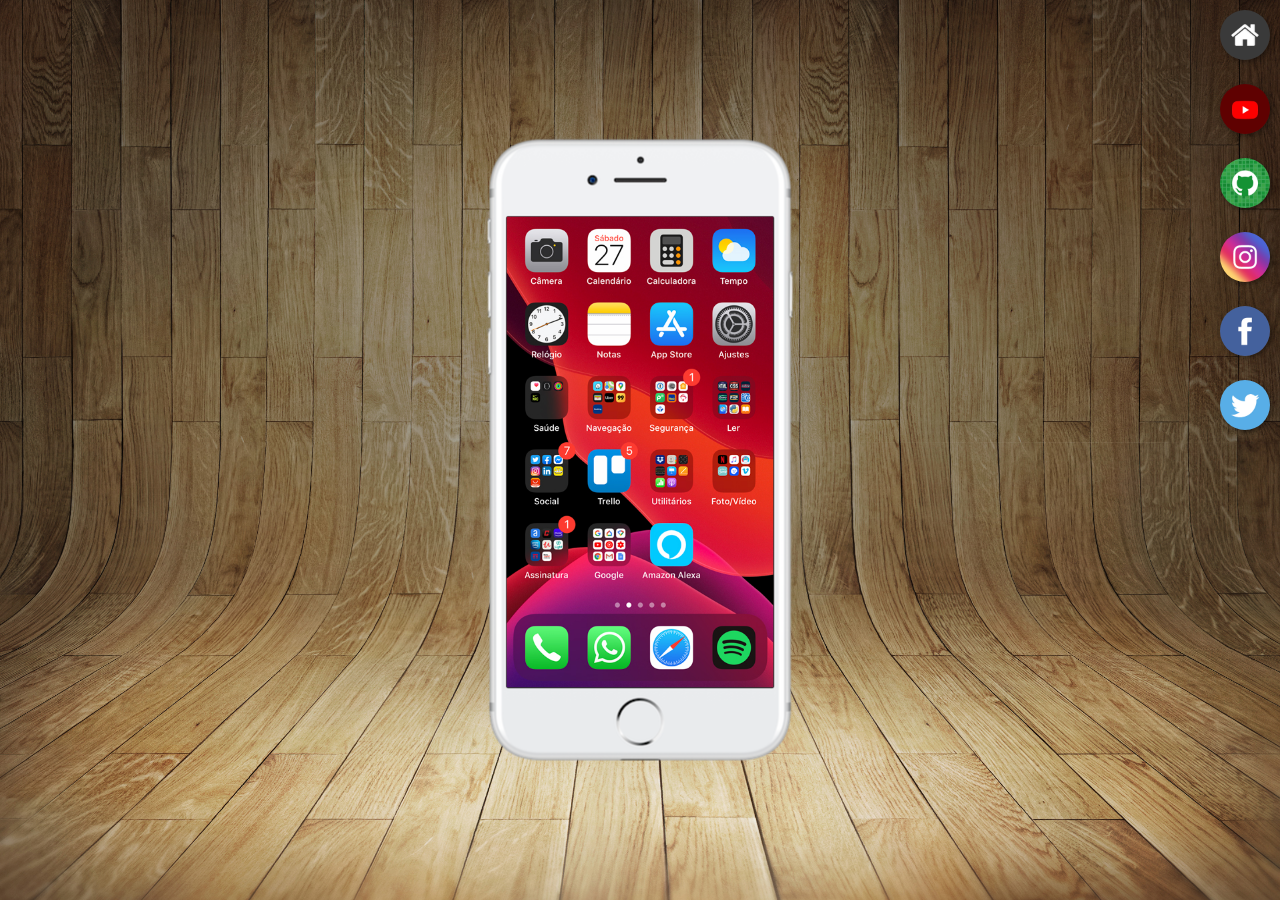
<file: index.html>
<!DOCTYPE html>
<html lang="pt-br">
<head>
    <meta charset="UTF-8">
    <meta name="viewport" content="width=device-width, initial-scale=1.0">
    <title>Projeto Redes Sociais</title>
    <link rel="shortcut icon" href="favicon.ico" type="image/x-icon">
    <link rel="stylesheet" href="estilos/style.css">
</head>
<body>
    <main>
        <section id="telefone">
            <iframe src="home.html" name="tela" id="tela" frameborder="0">
                Seu navegador não é compatível com isso.
            </iframe>
        </section>
        <section id="redes-sociais">
            <a href="home.html" target="tela"><img src="imagens/logo-home.jpg" alt="Home"></a> <br>
            <a href="youtube.html" target="tela"><img src="imagens/logo-youtube.jpg" alt="Youtube"></a> <br>
            <a href="github.html" target="tela"><img src="imagens/logo-github.jpg" alt="GitHub"></a> <br>
            <a href="instagram.html" target="tela"><img src="imagens/logo-instagram.jpg" alt="Instagram"></a> <br>
            <a href="facebook.html" target="tela"><img src="imagens/logo-facebook.jpg" alt="Facebook"></a> <br>
            <a href="twitter.html" target="tela"><img src="imagens/logo-twitter.jpg" alt="Twitter"></a>
        </section>
    </main>
</body>
</html>
</file>
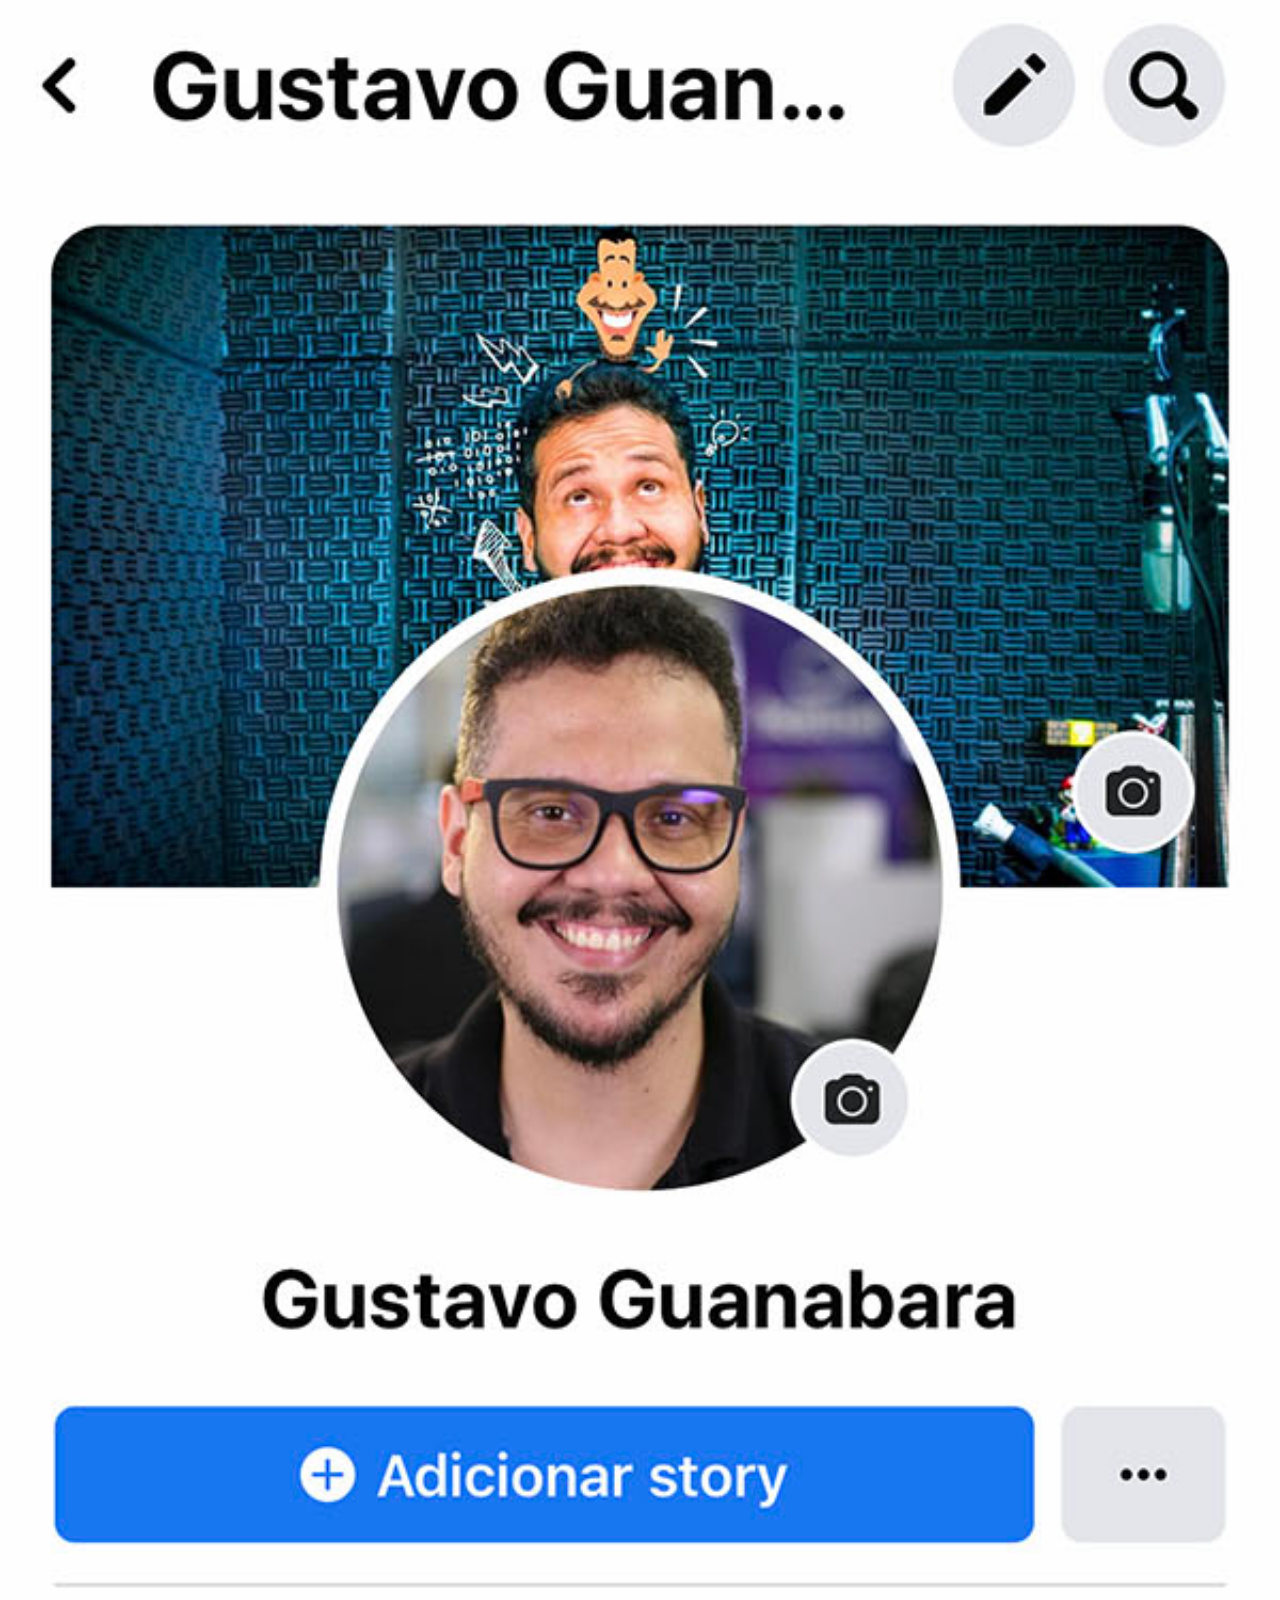
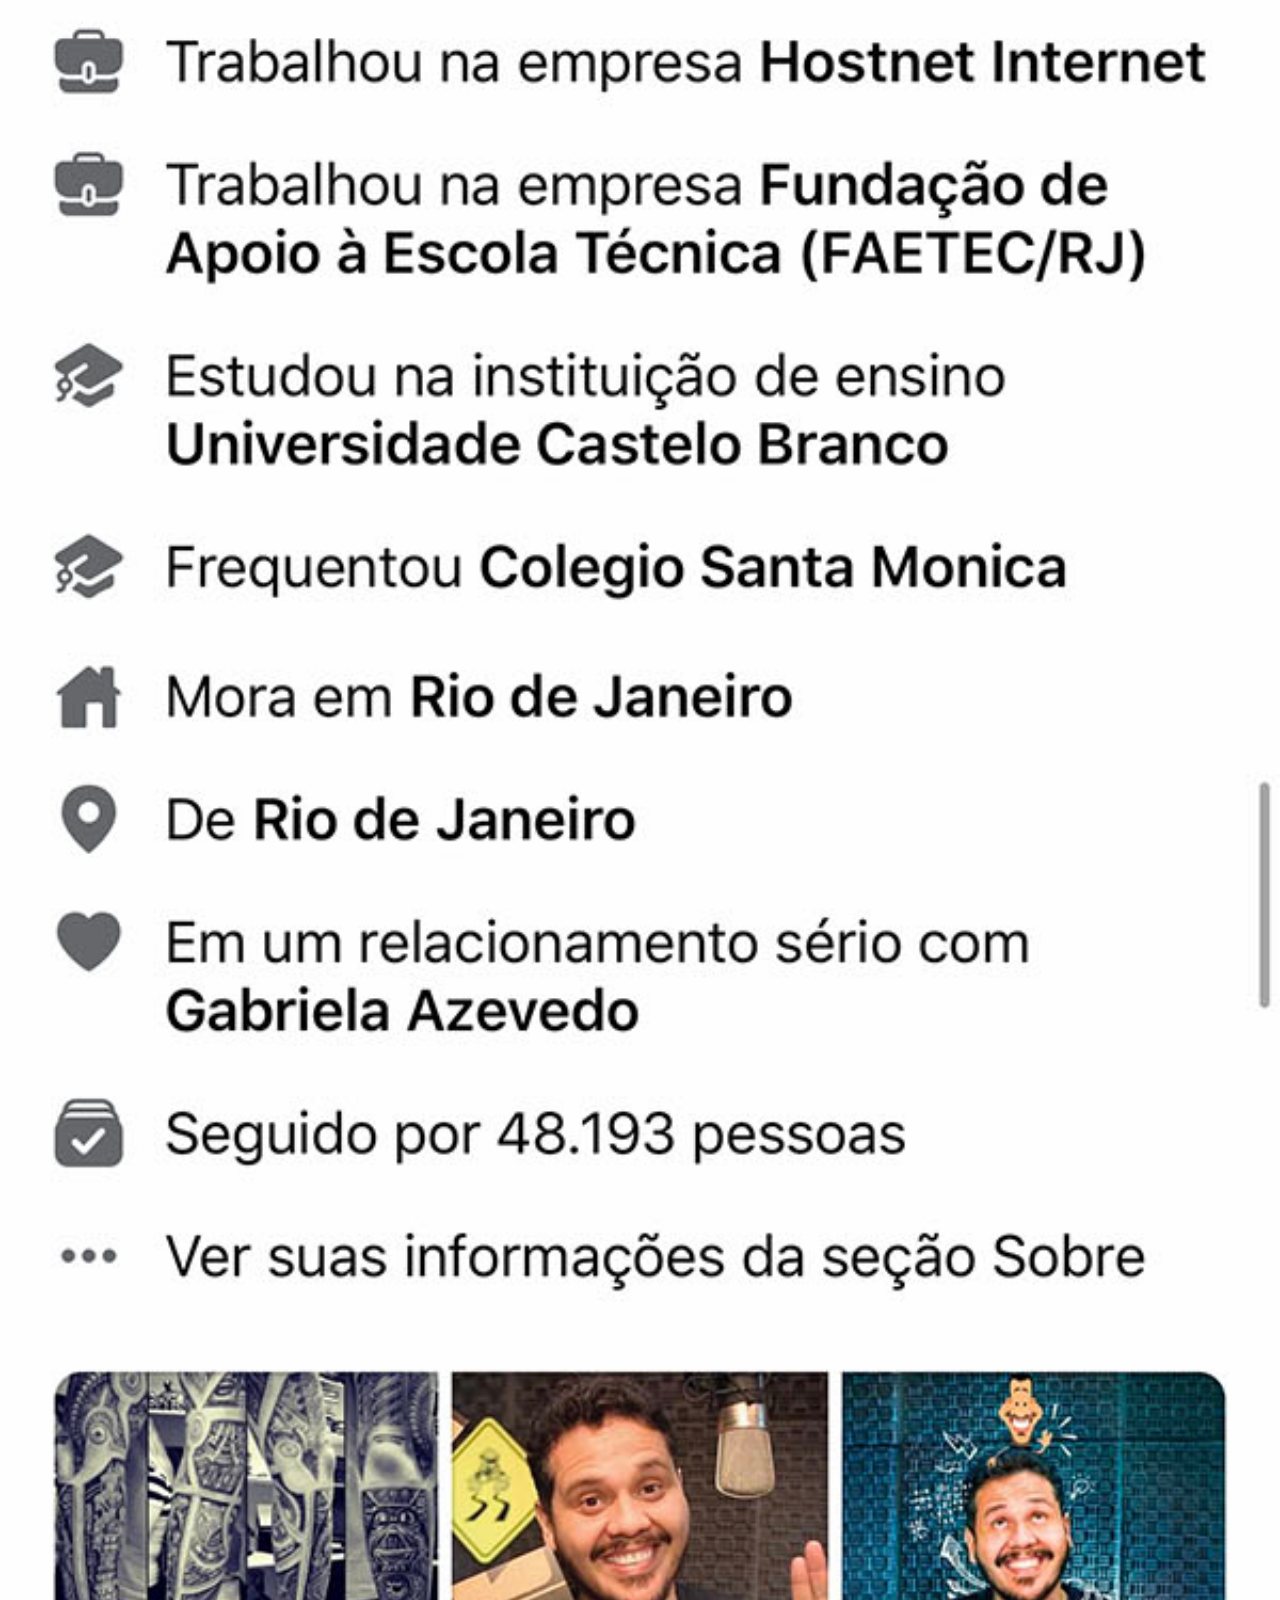
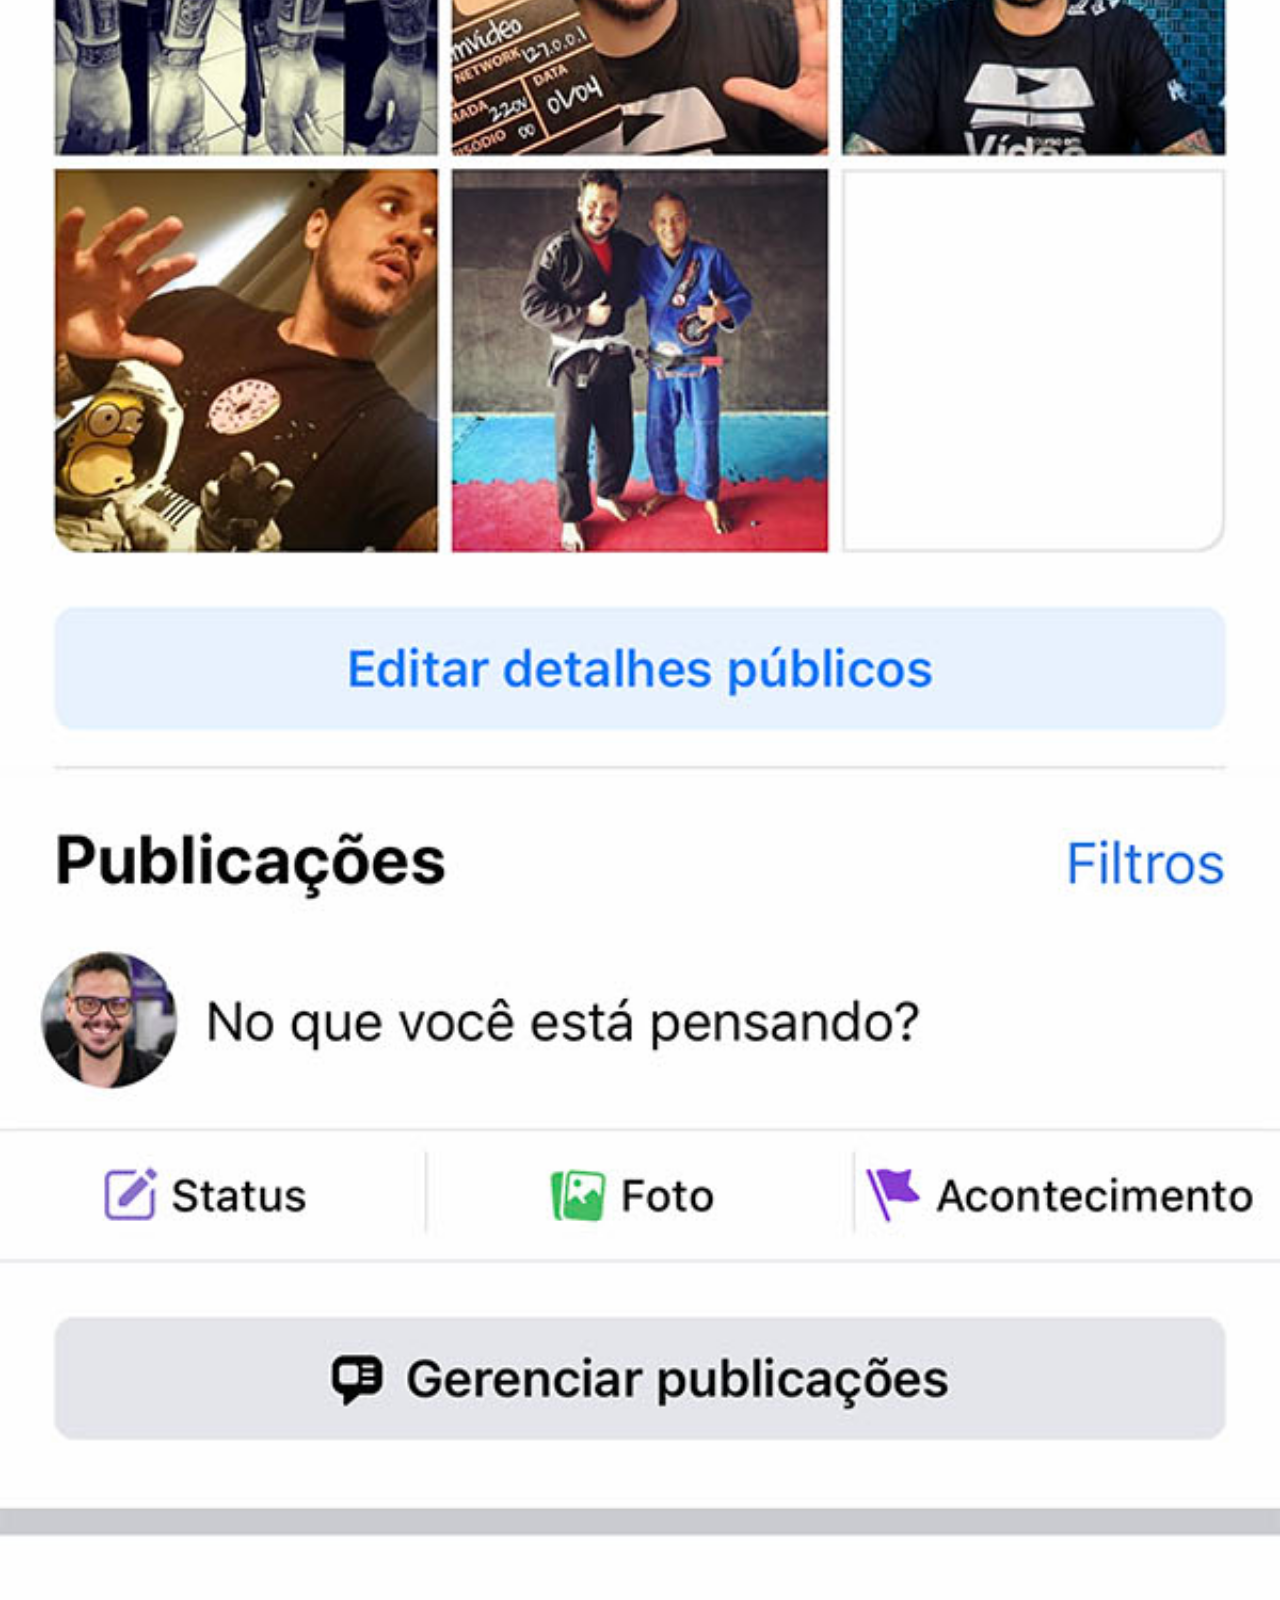
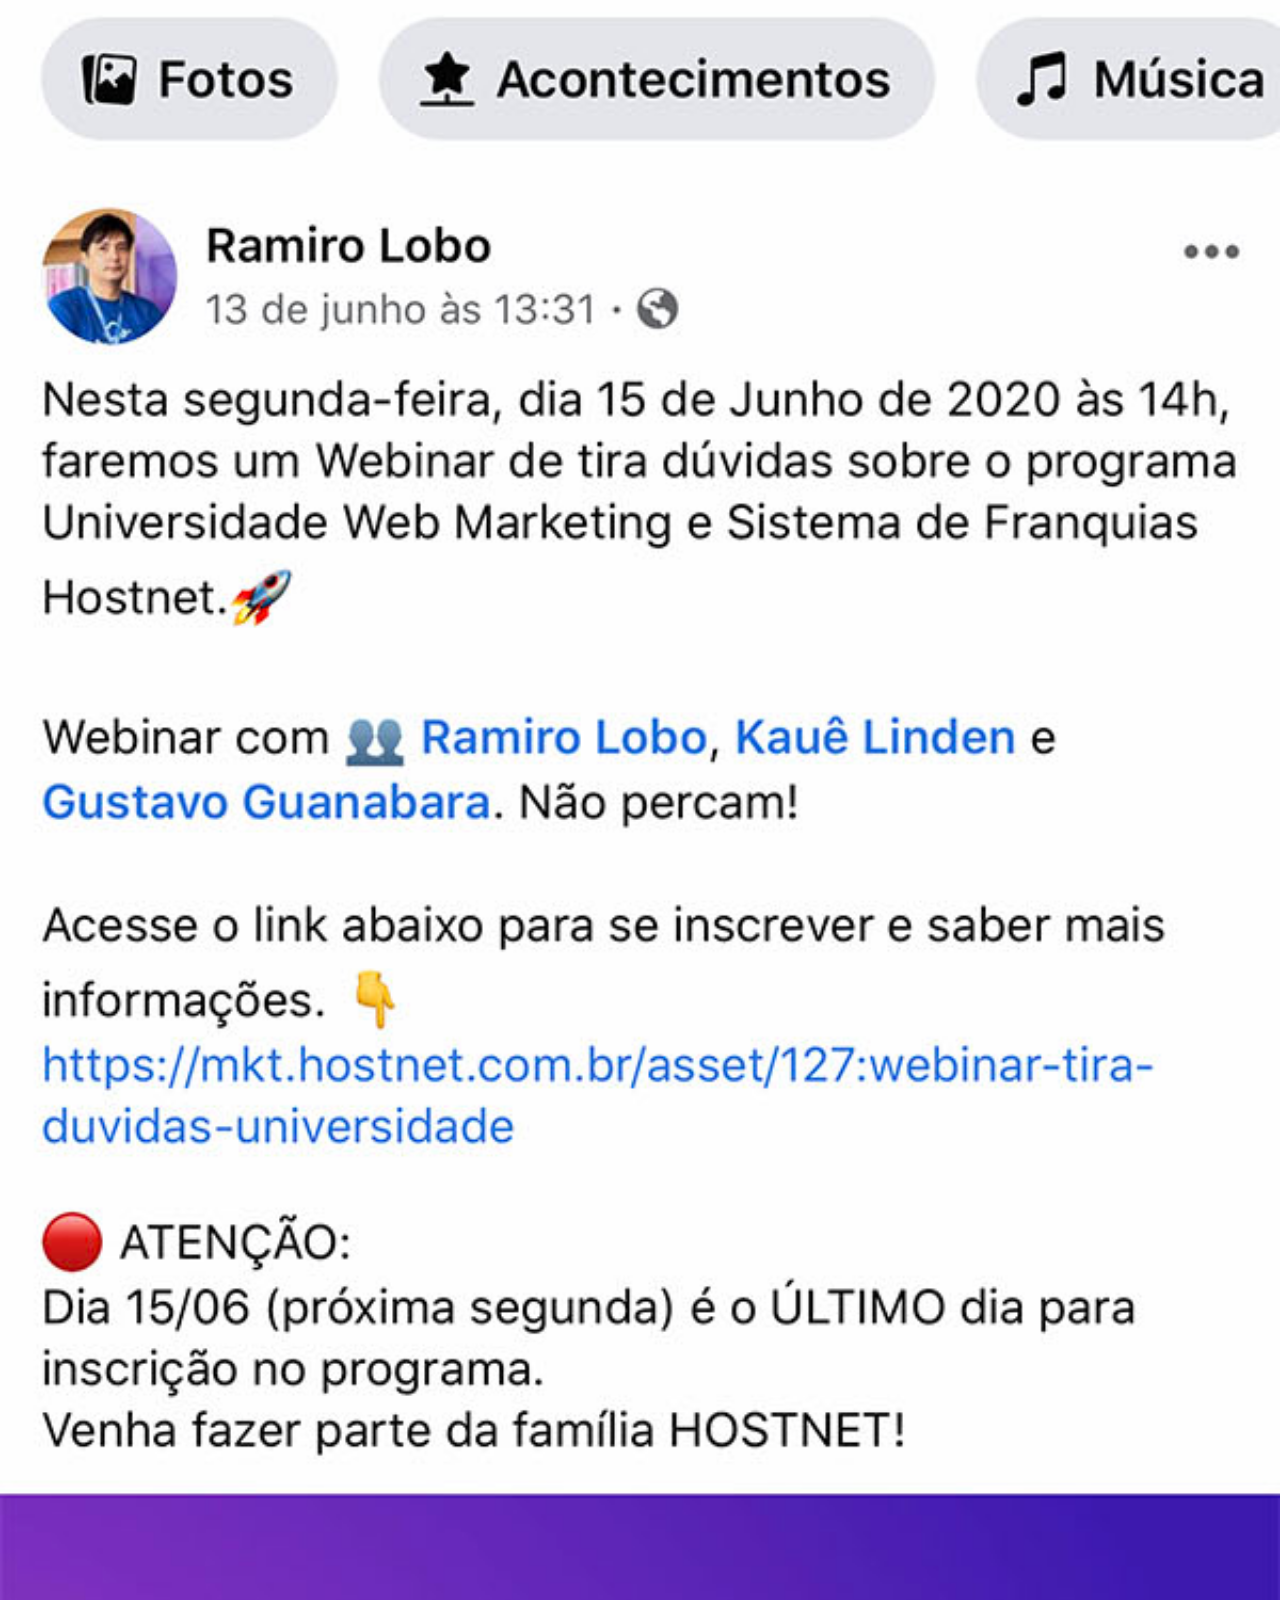
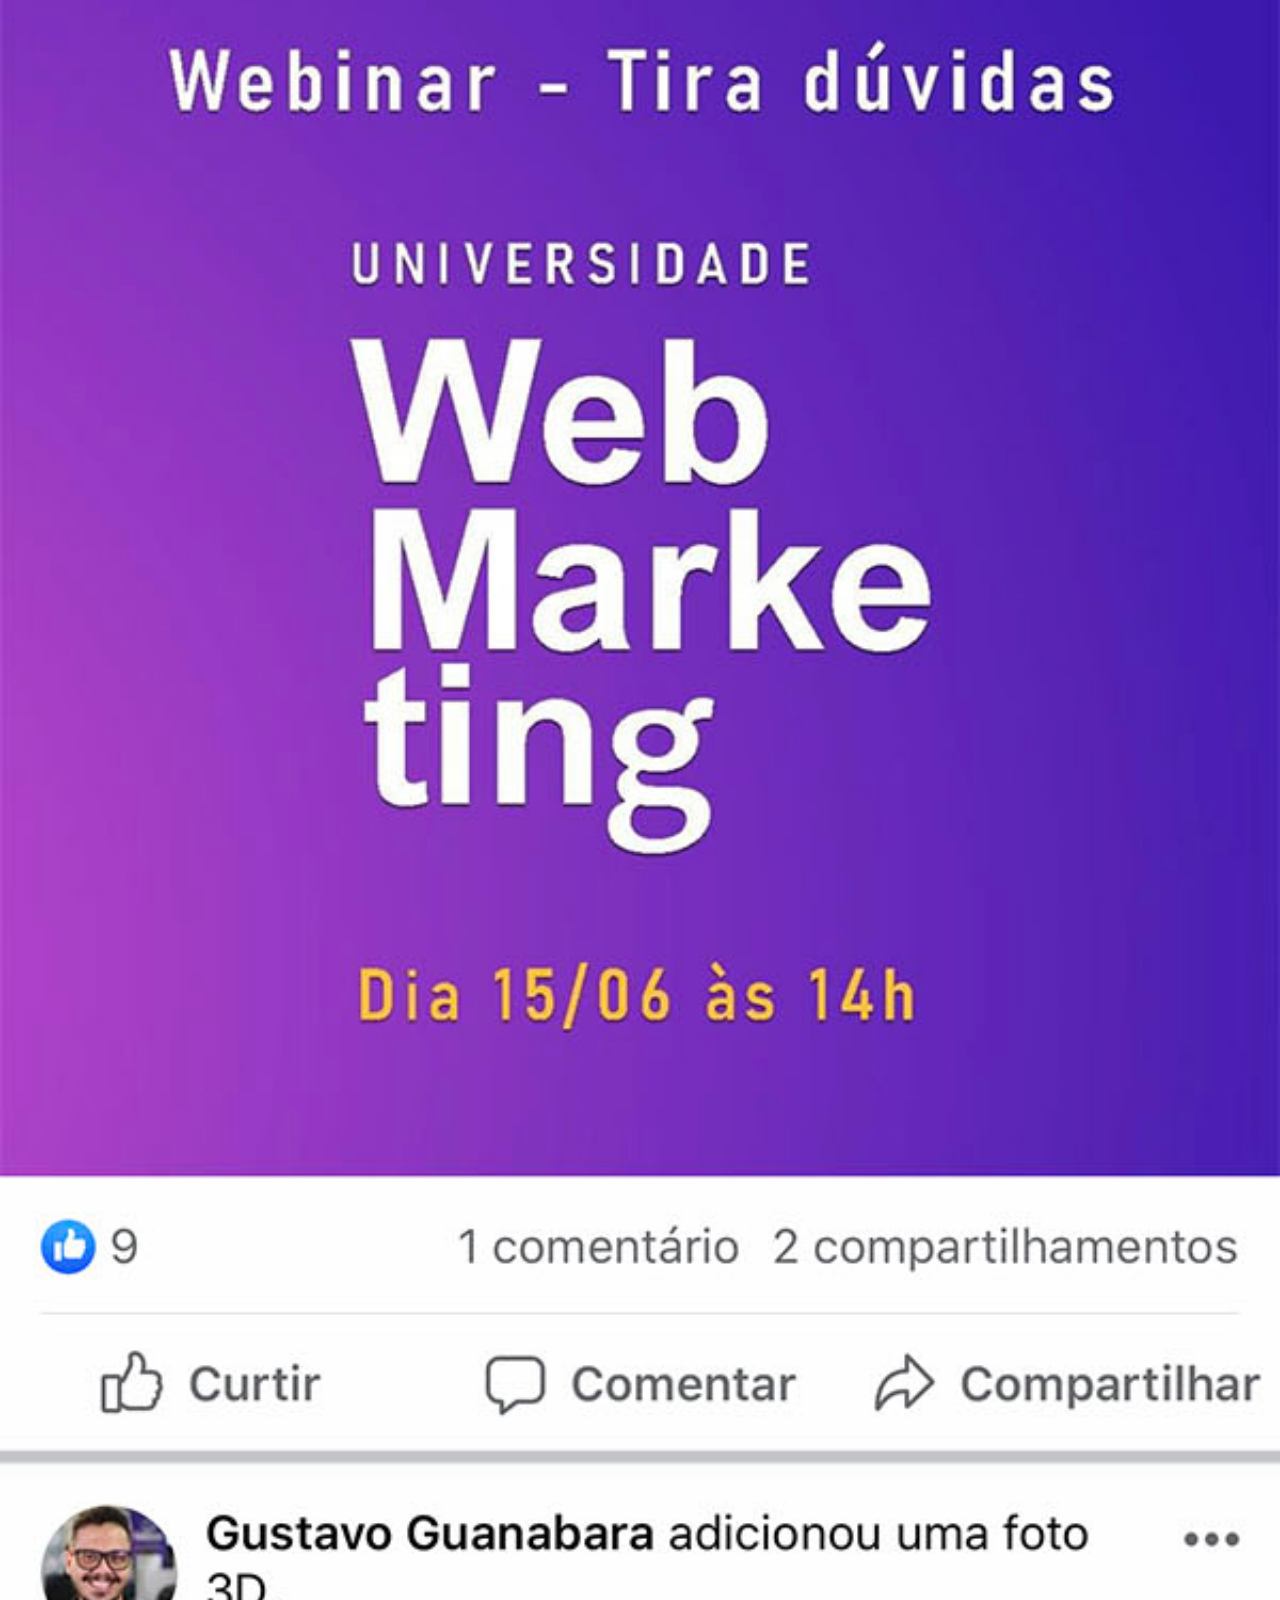
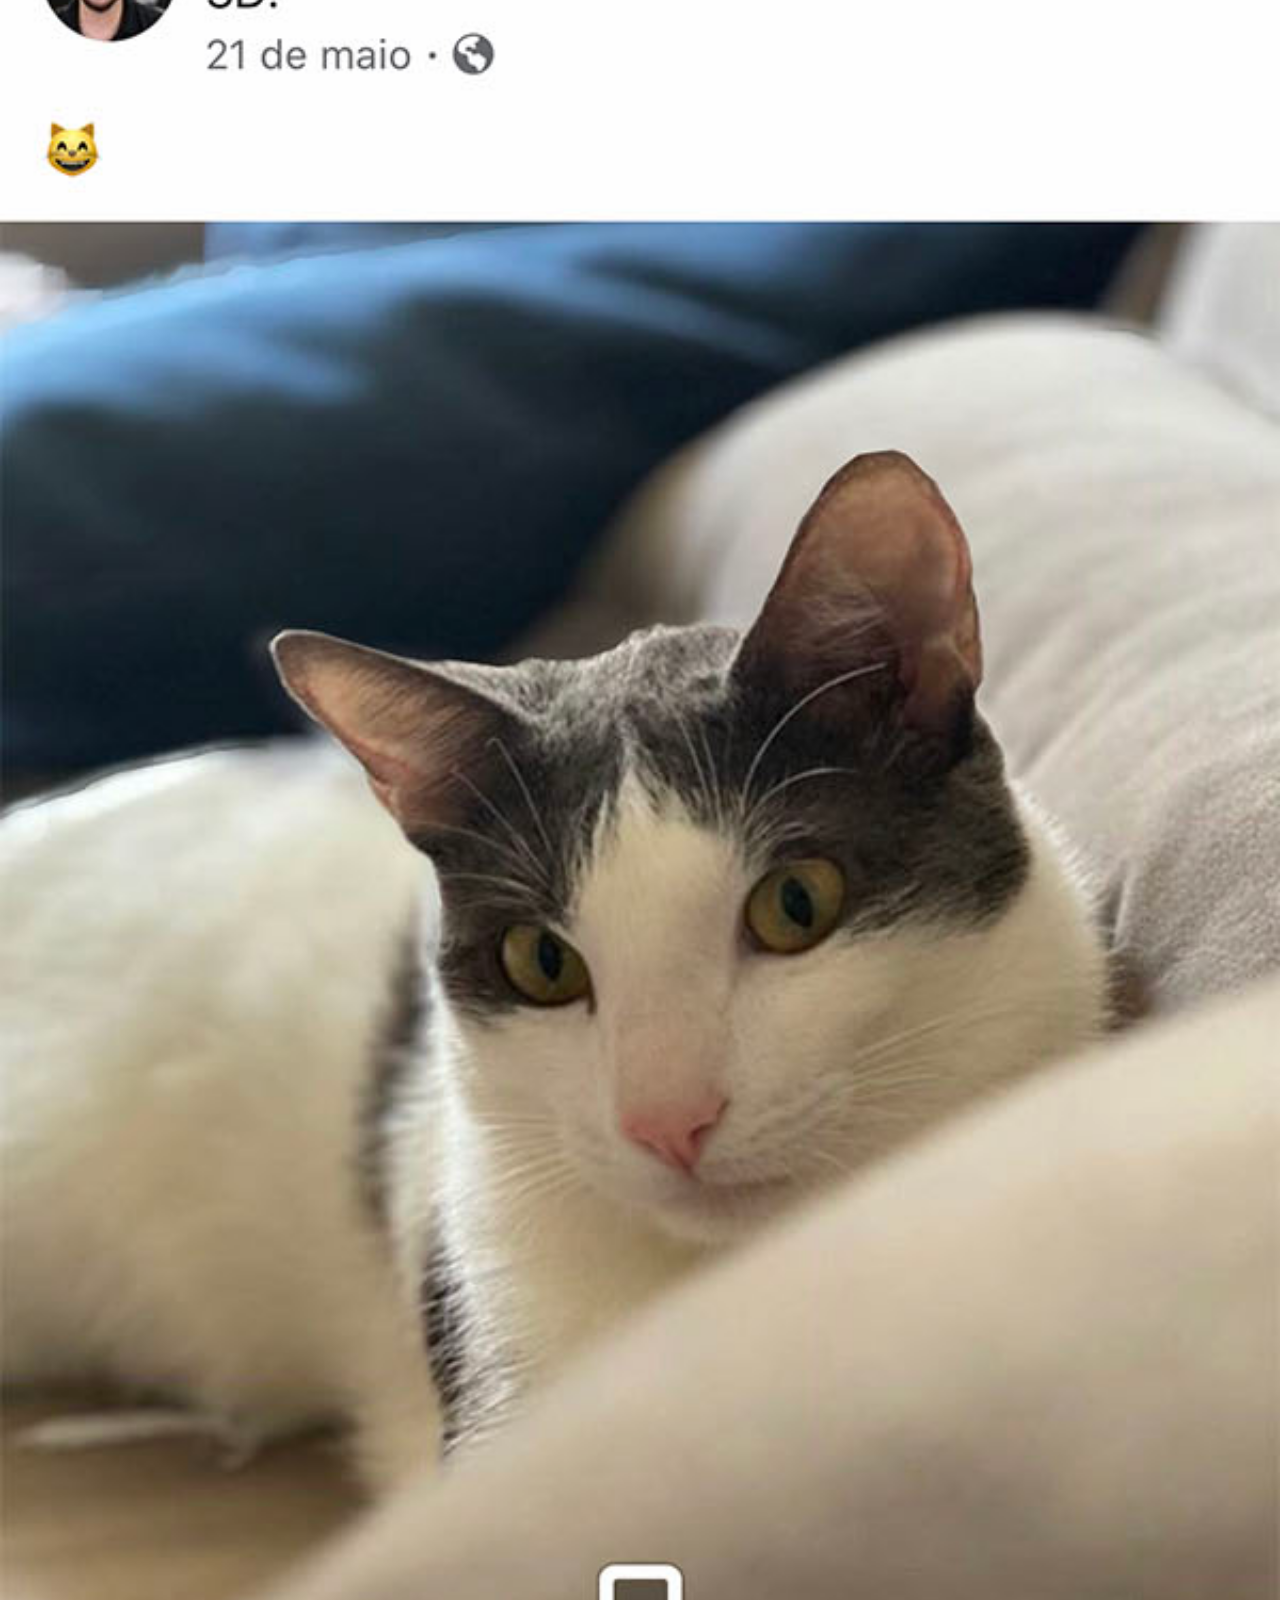
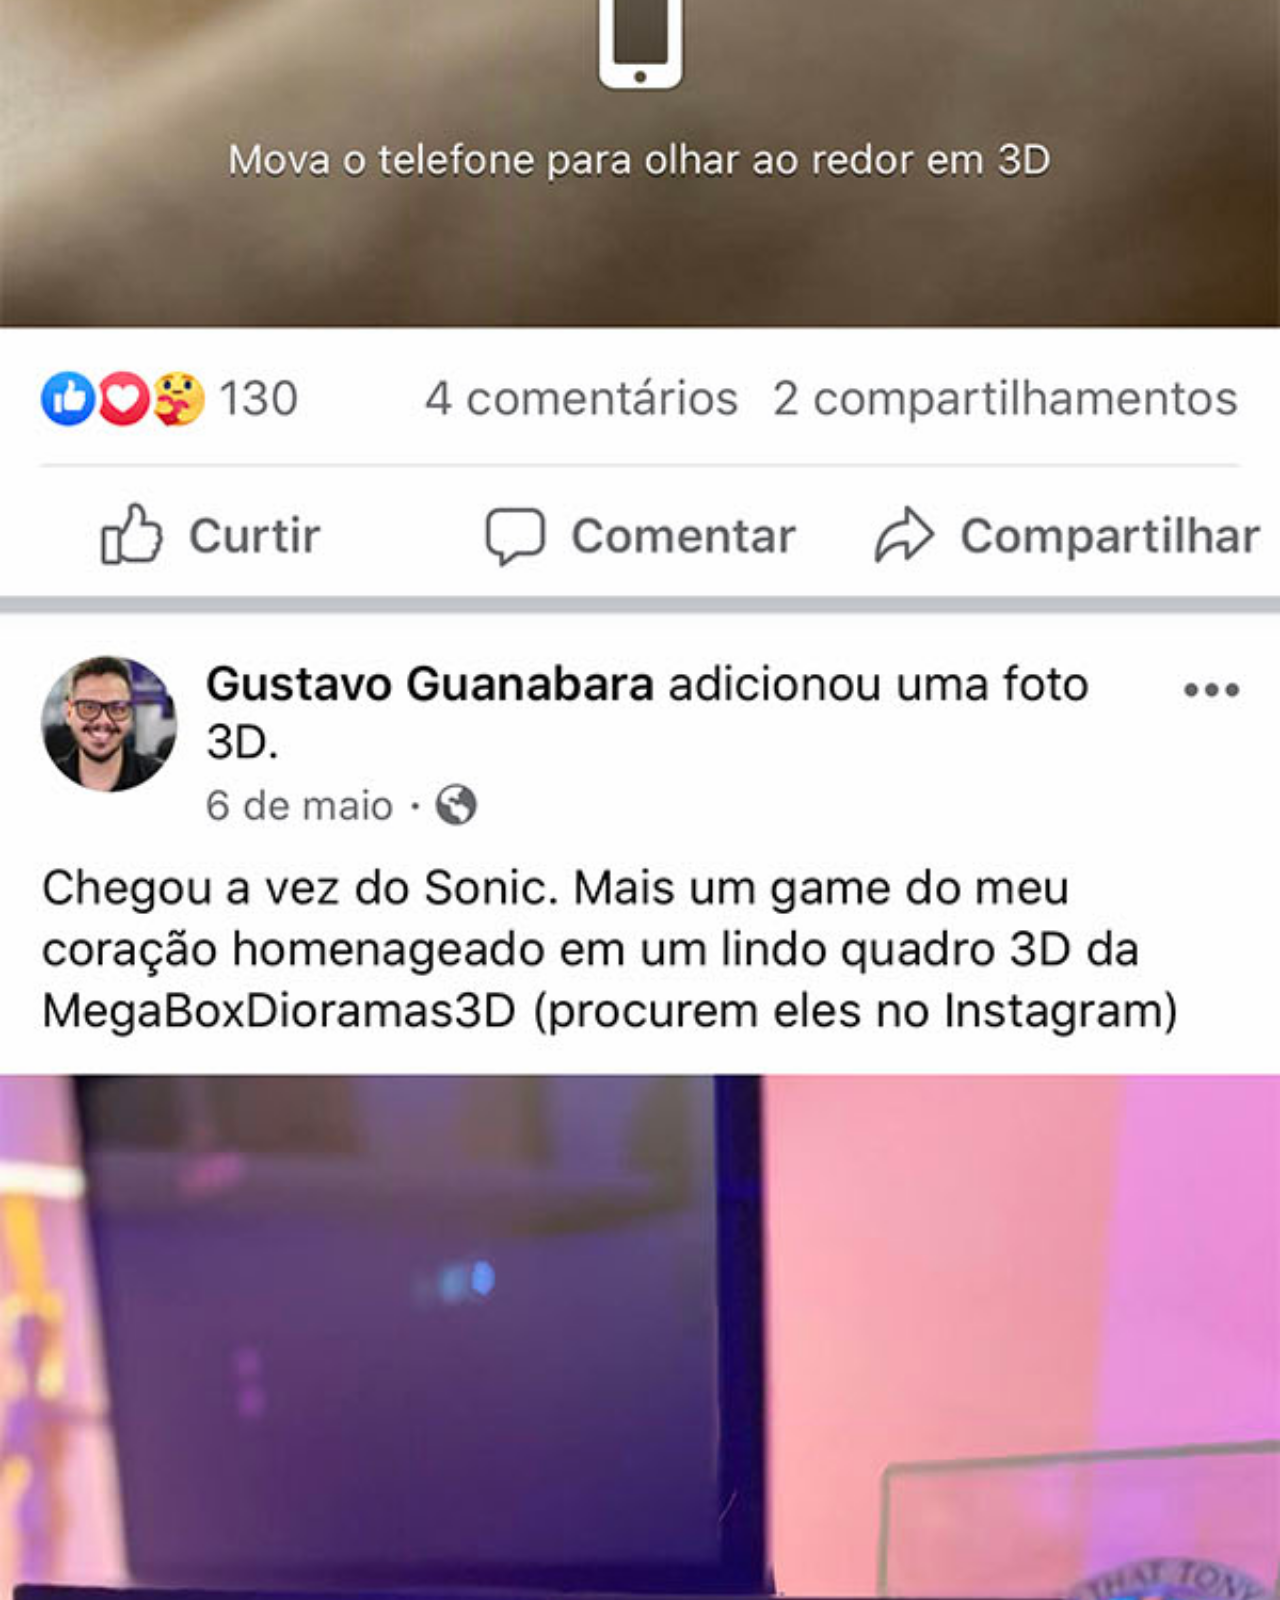
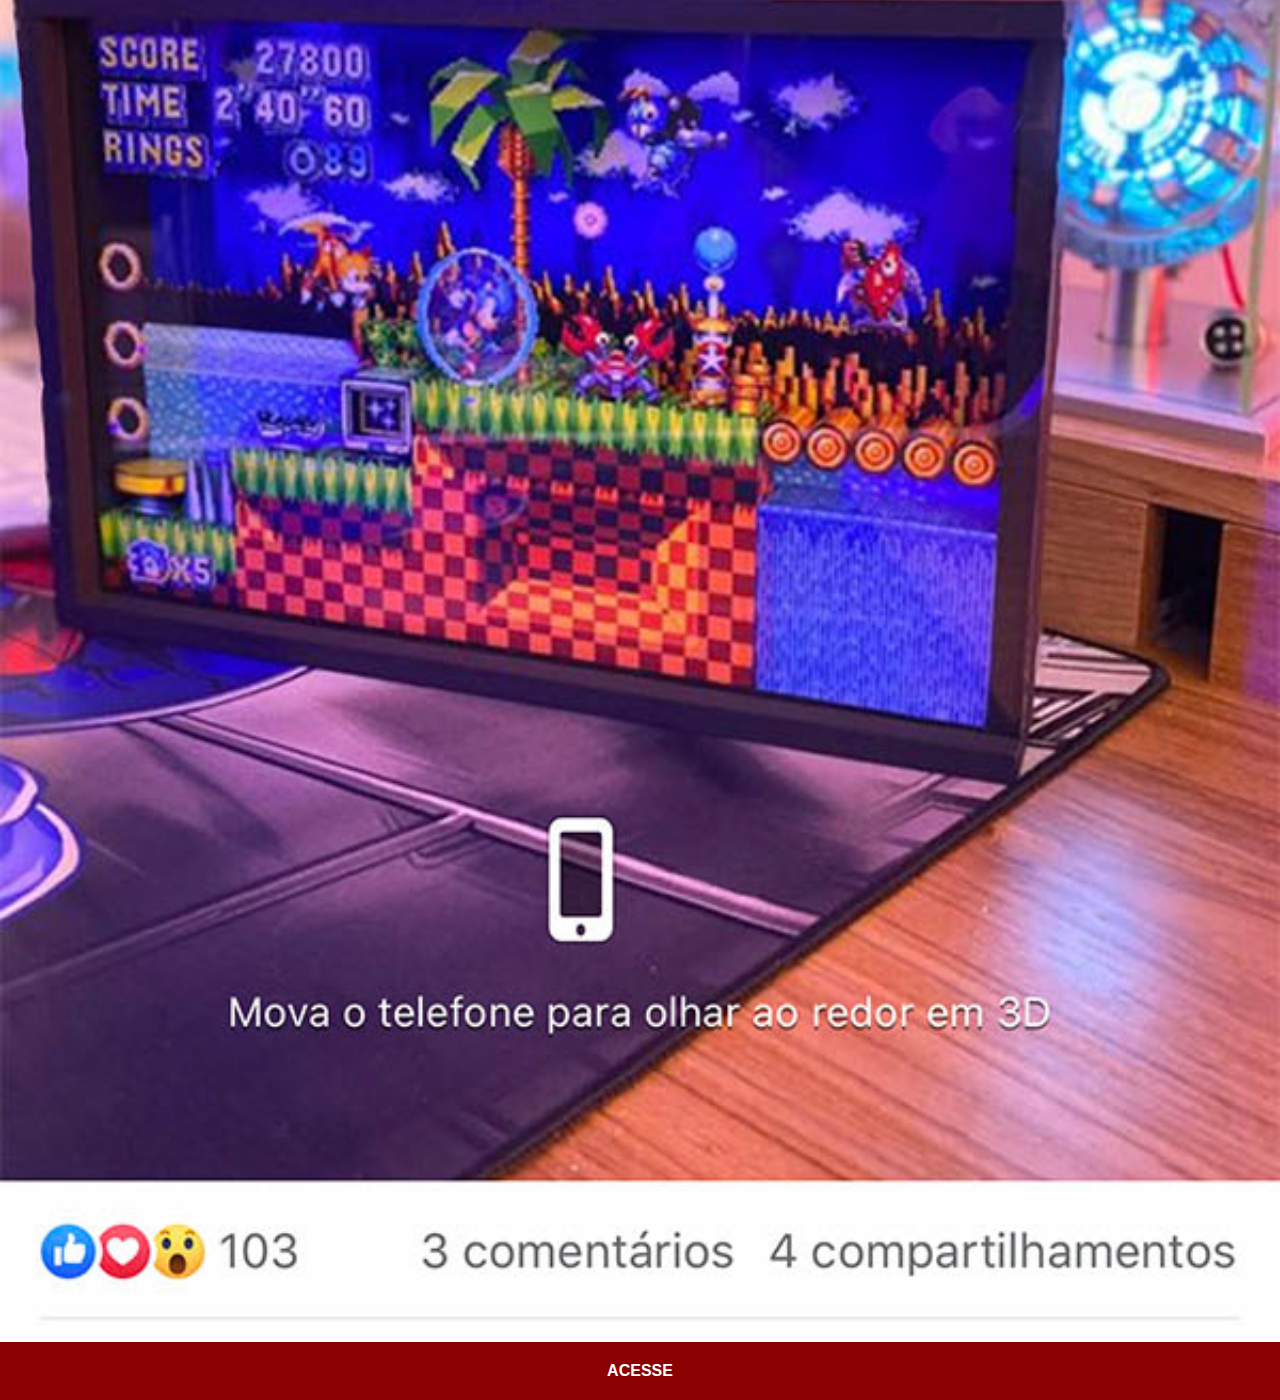
<file: facebook.html>
<!DOCTYPE html>
<html lang="pt-br">
<head>
    <meta charset="UTF-8">
    <meta name="viewport" content="width=device-width, initial-scale=1.0">
    <title>Facebook</title>
    <link rel="stylesheet" href="estilos/social.css">
</head>
<body>
    <img src="imagens/tela-facebook.jpg" alt="Facebook">
    <a href="https://www.facebook.com/gustavoguanabara/?locale=pt_BR" target="_blank">ACESSE</a>
</body>
</html>
</file>
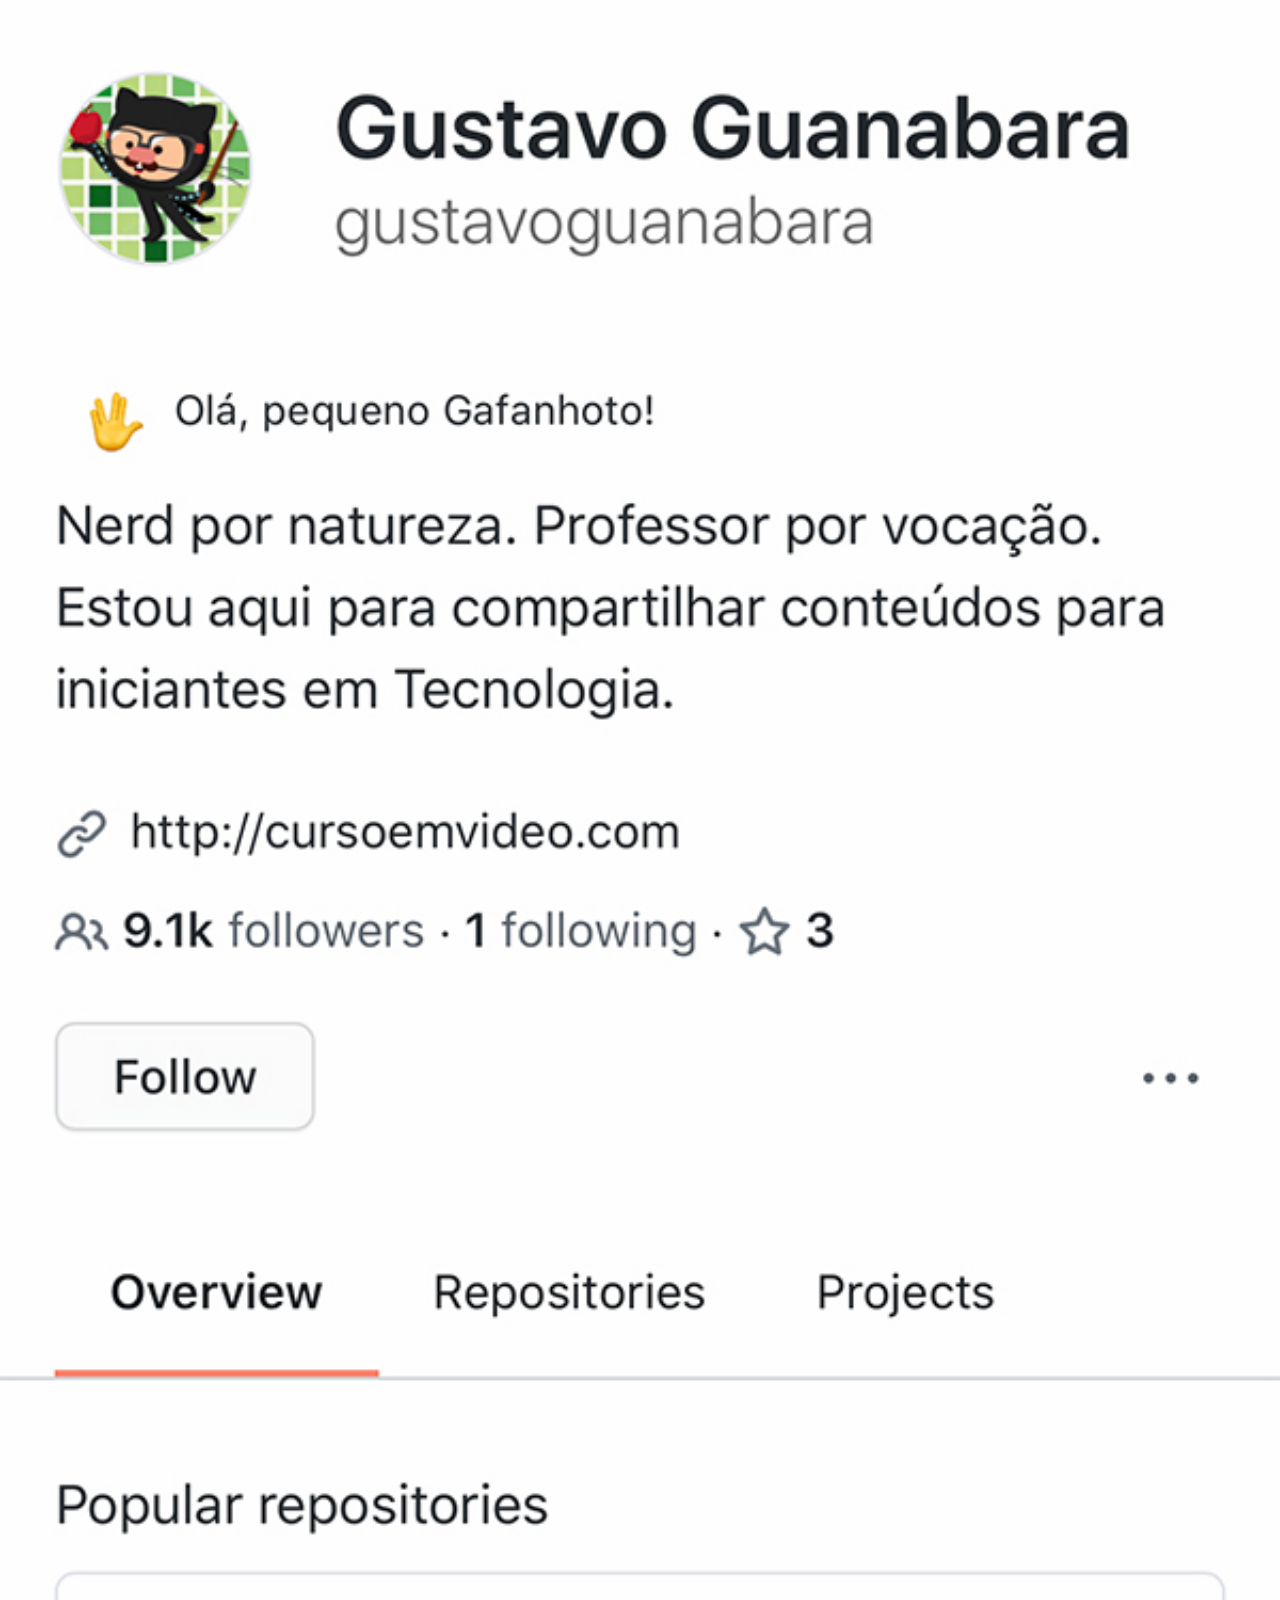
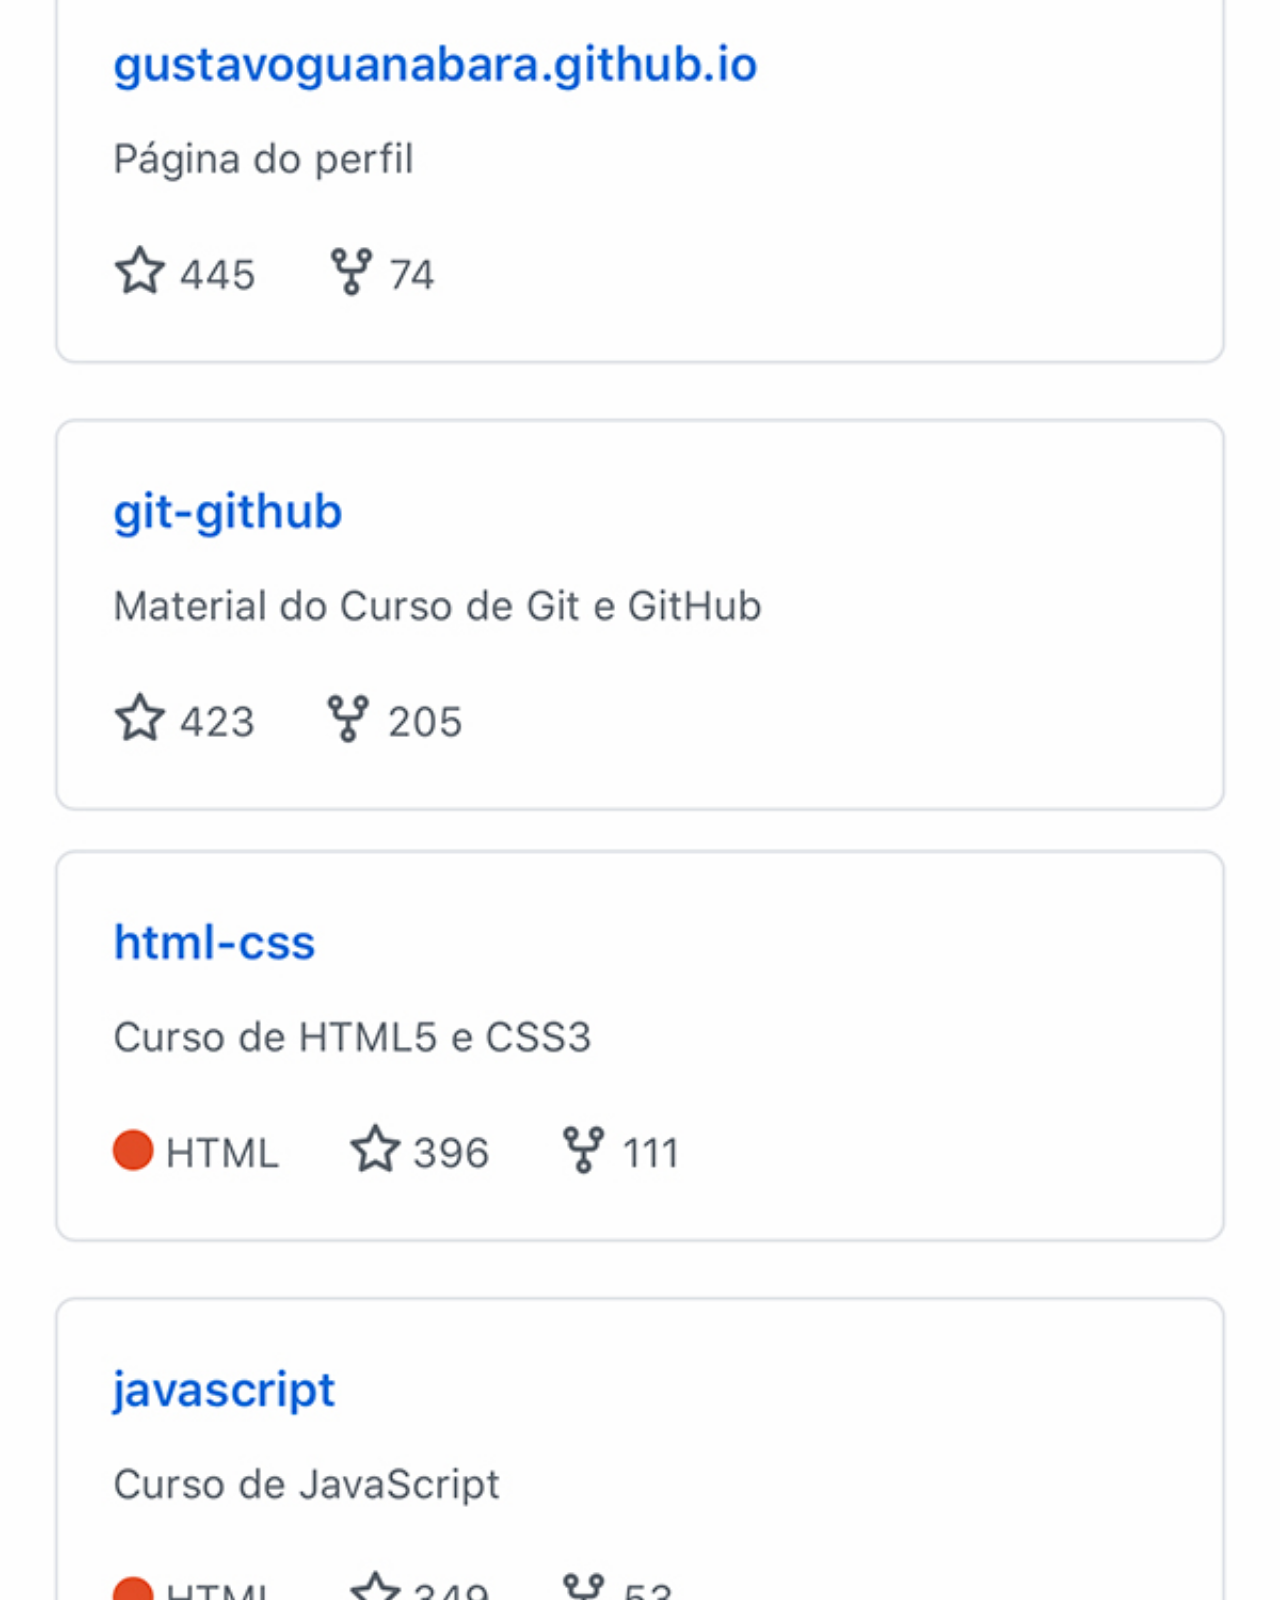
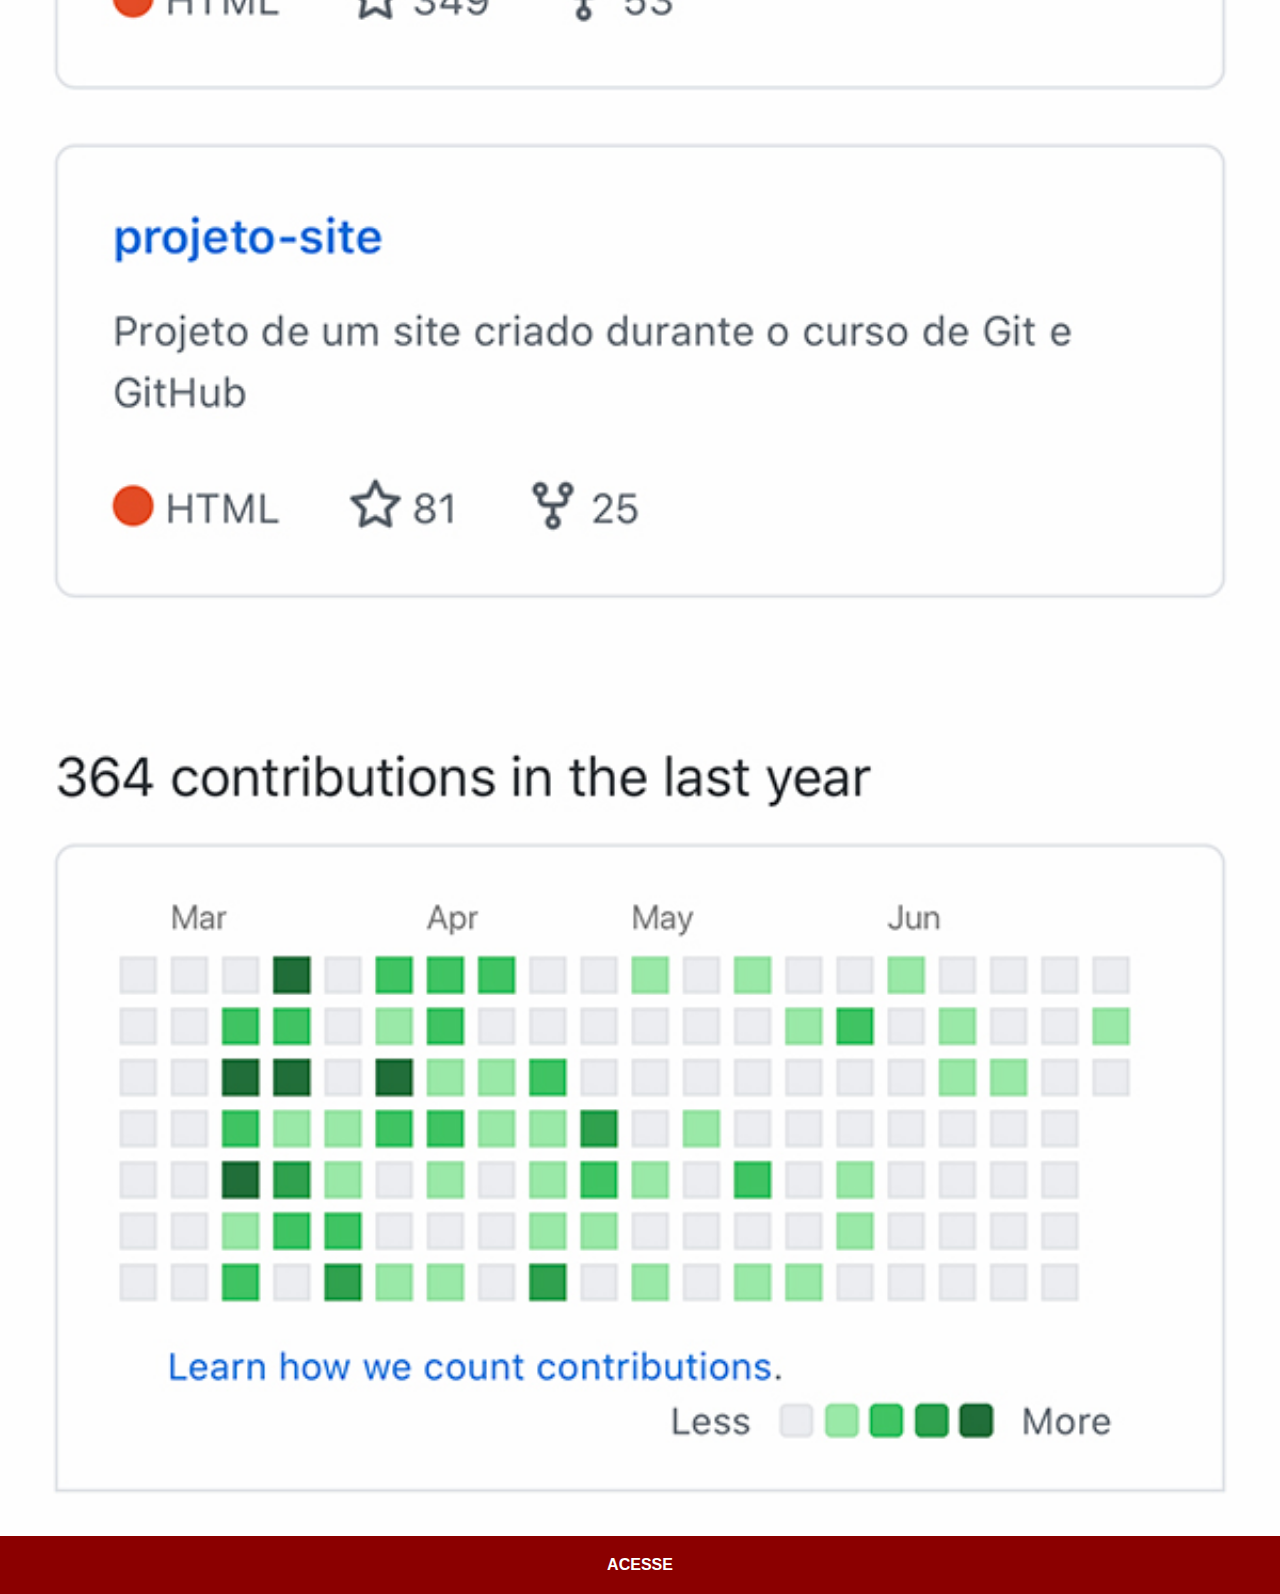
<file: github.html>
<!DOCTYPE html>
<html lang="pt-br">
<head>
    <meta charset="UTF-8">
    <meta name="viewport" content="width=device-width, initial-scale=1.0">
    <title>GitHub</title>
    <link rel="stylesheet" href="estilos/social.css">
</head>
<body>
    <img src="imagens/tela-github.jpg" alt="GitHub">
    <a href="https://github.com/gustavoguanabara" target="_blank">ACESSE</a>
</body>
</html>
</file>
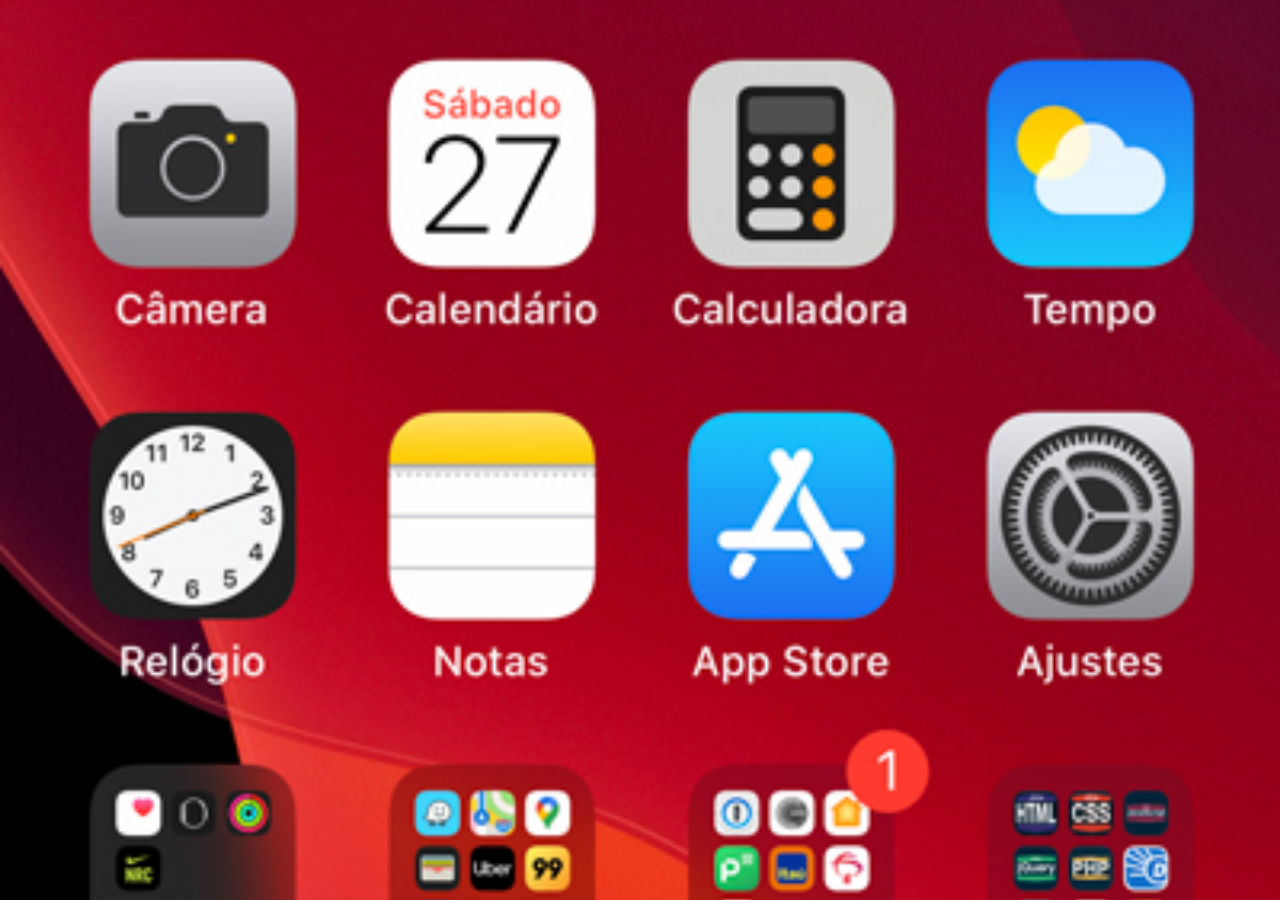
<file: home.html>
<!DOCTYPE html>
<html lang="pt-br">
<head>
    <meta charset="UTF-8">
    <meta name="viewport" content="width=device-width, initial-scale=1.0">
    <title>Home</title>
</head>
<style>
    * {
        margin: 0;
        padding: 0;
    }

    body {
        width: 100vw;
        height: 100vh;
        background: black url('imagens/tela-home.jpg') no-repeat top center;
        background-size: cover;
    }
</style>
<body>
    
</body>
</html>
</file>
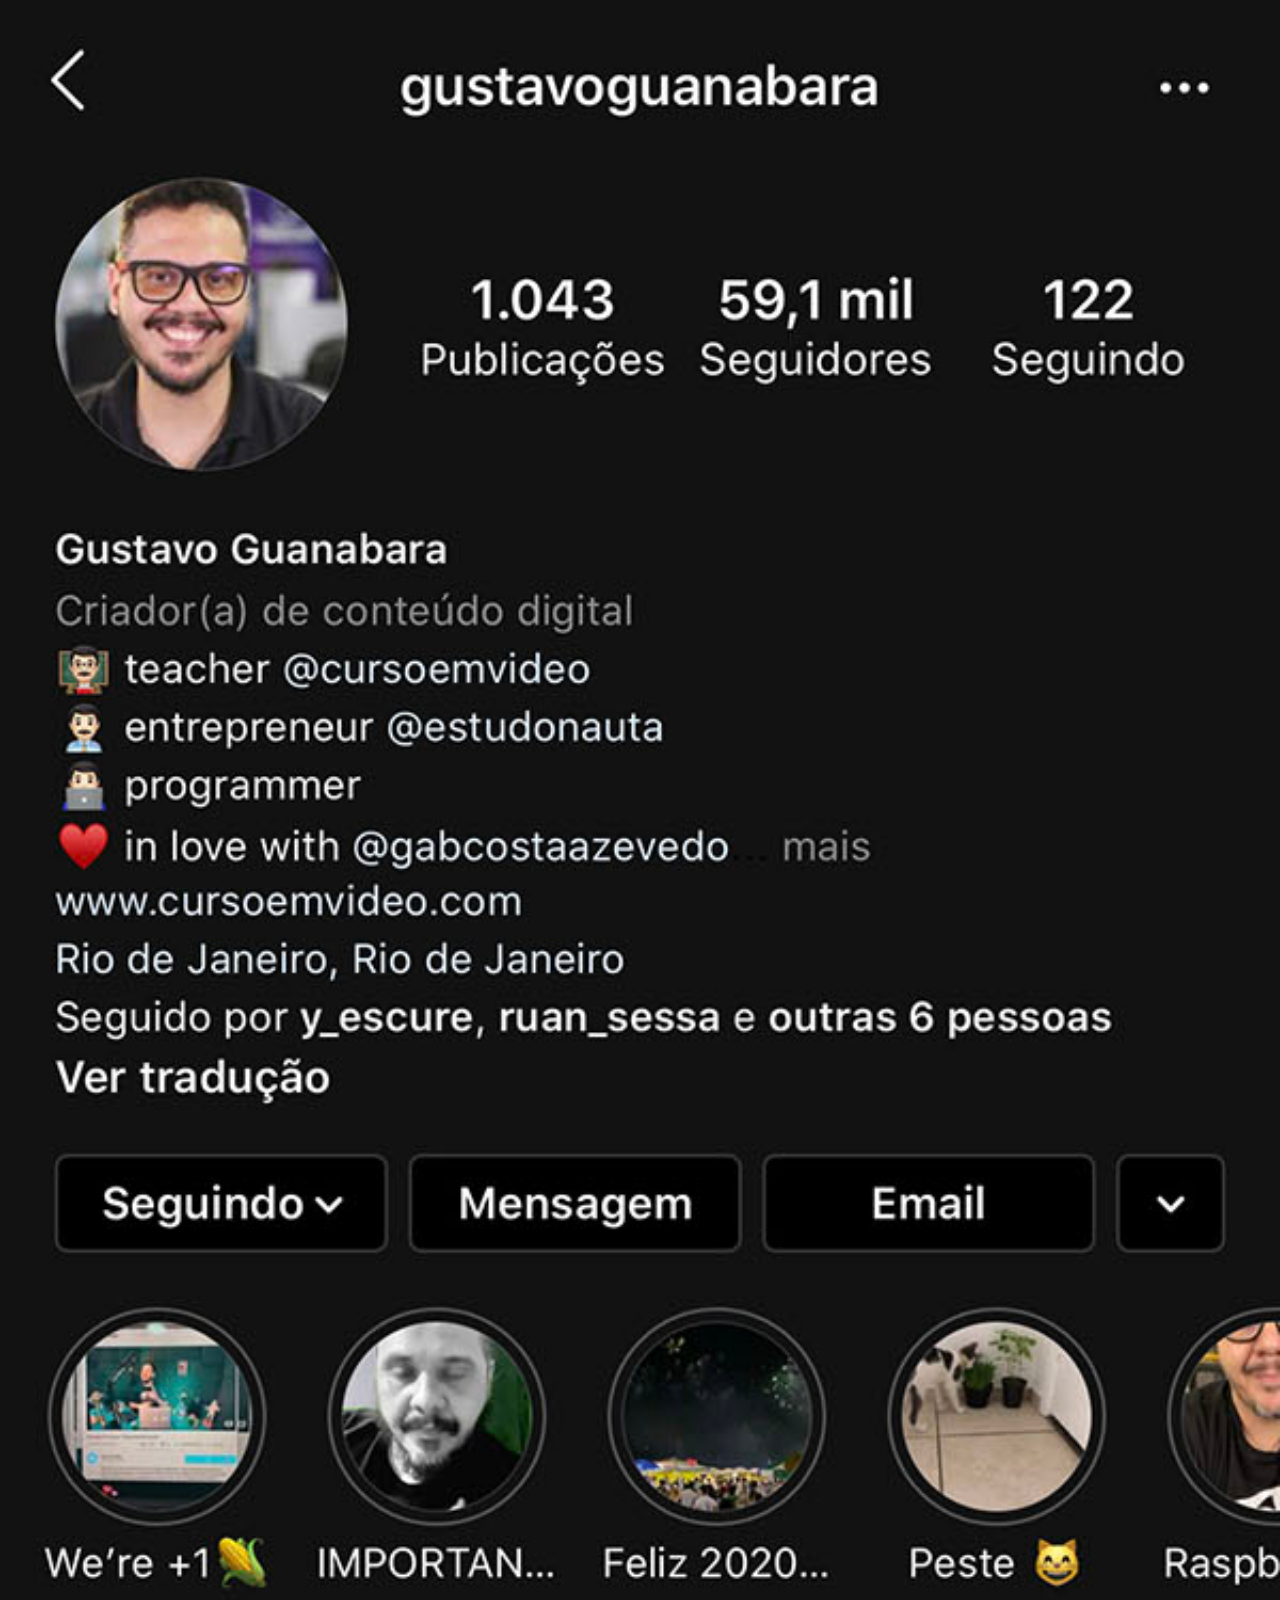
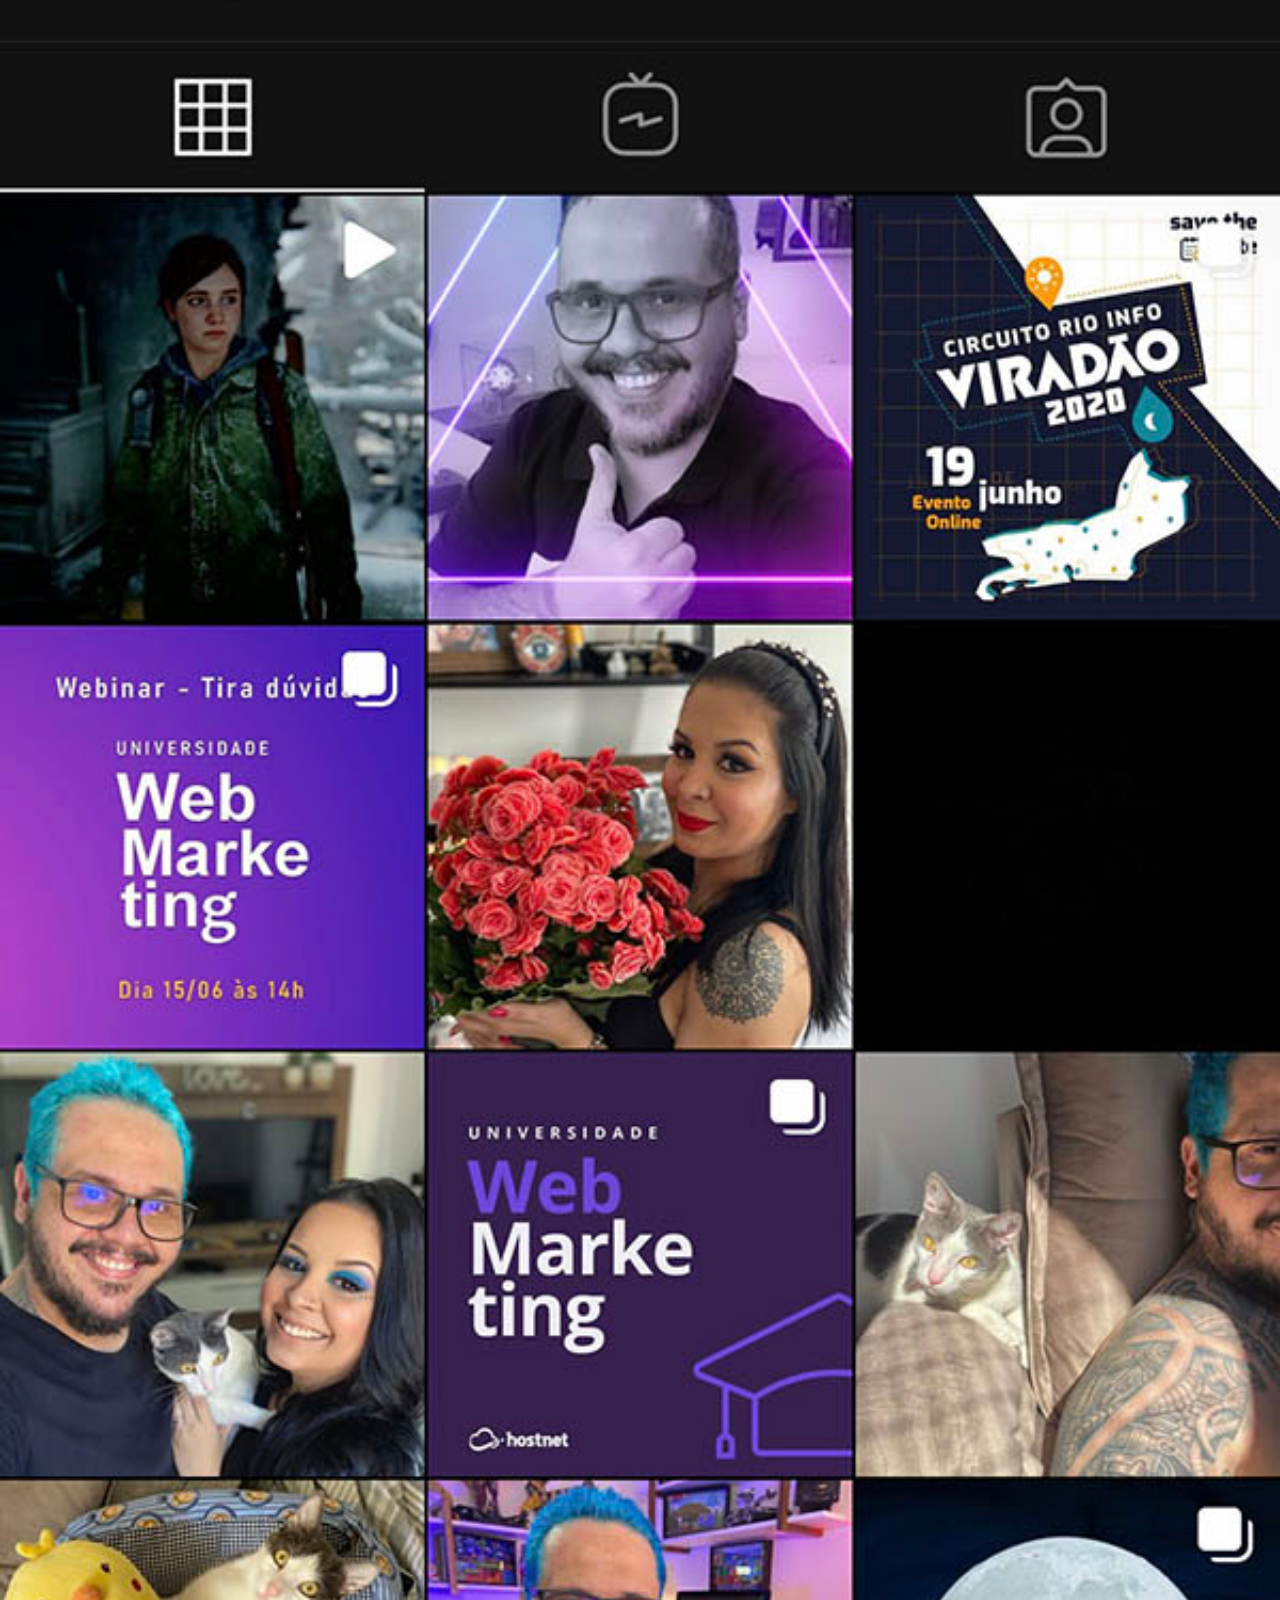
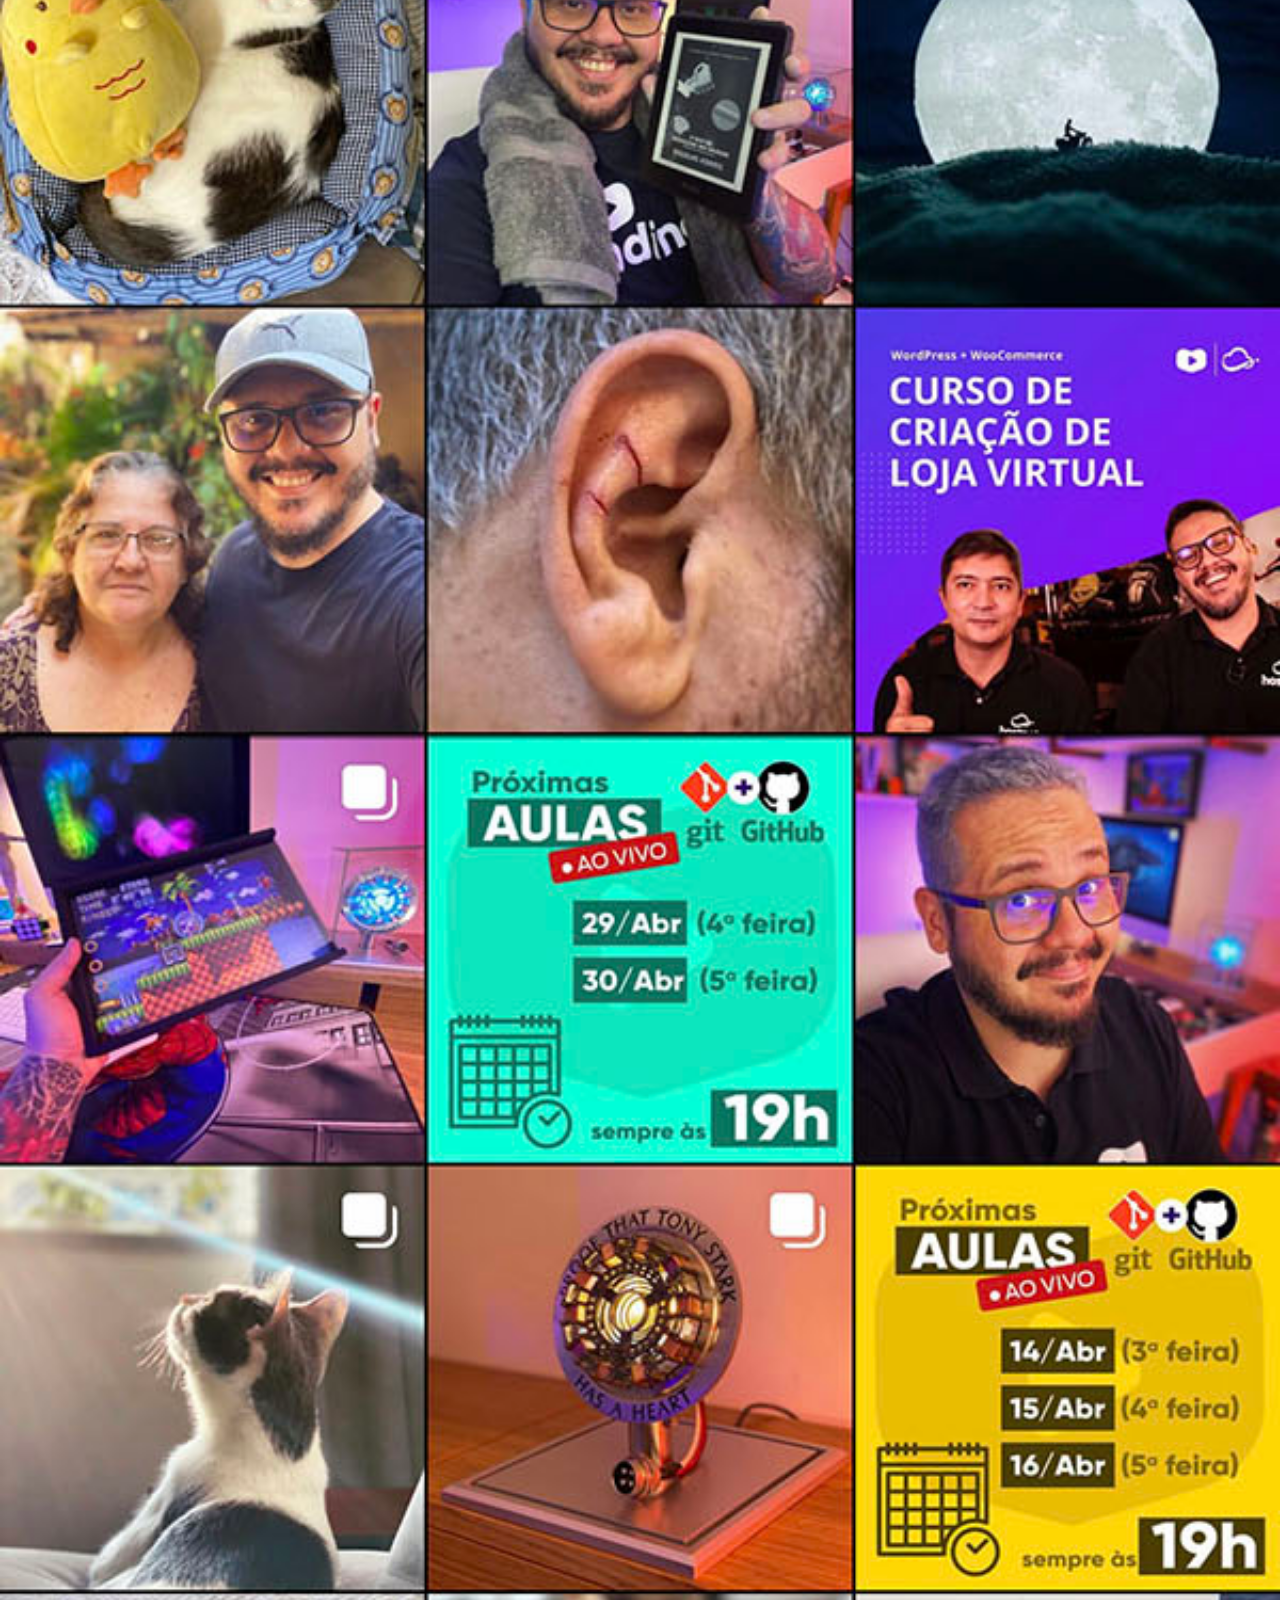
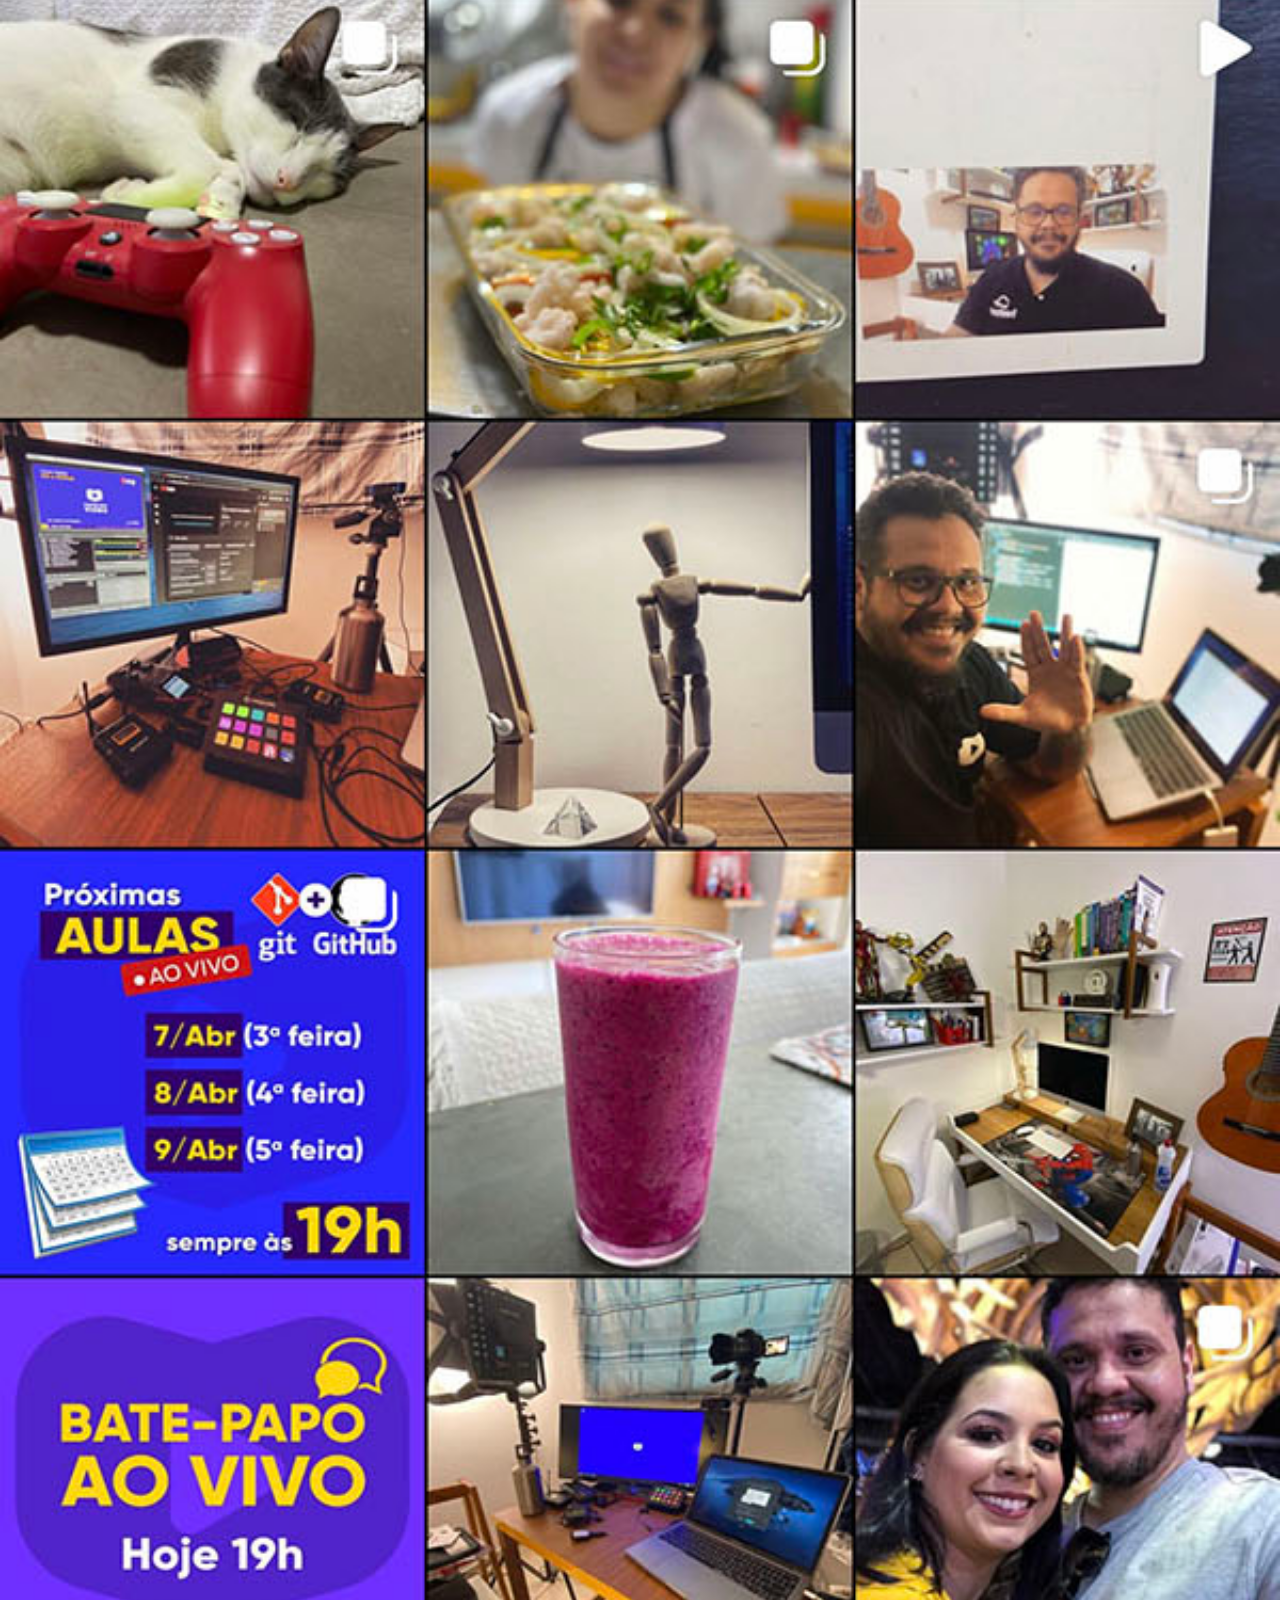
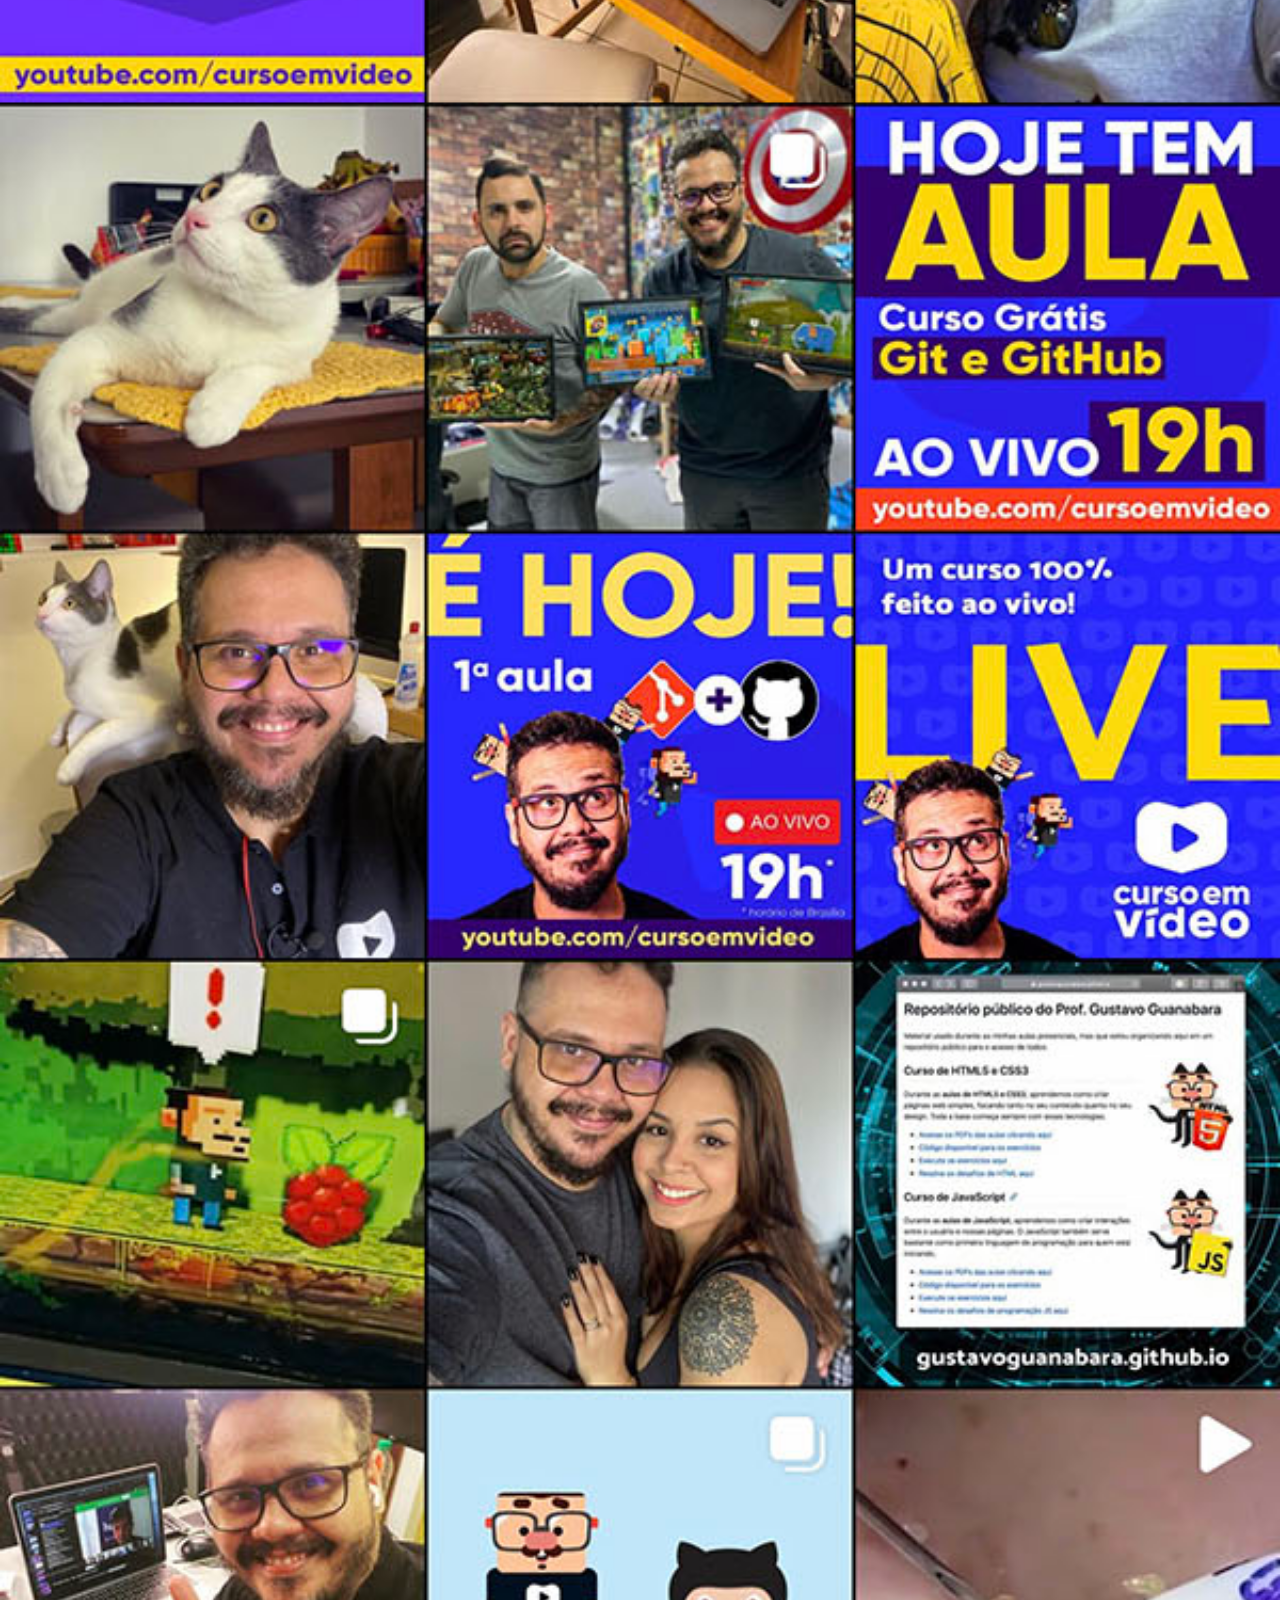
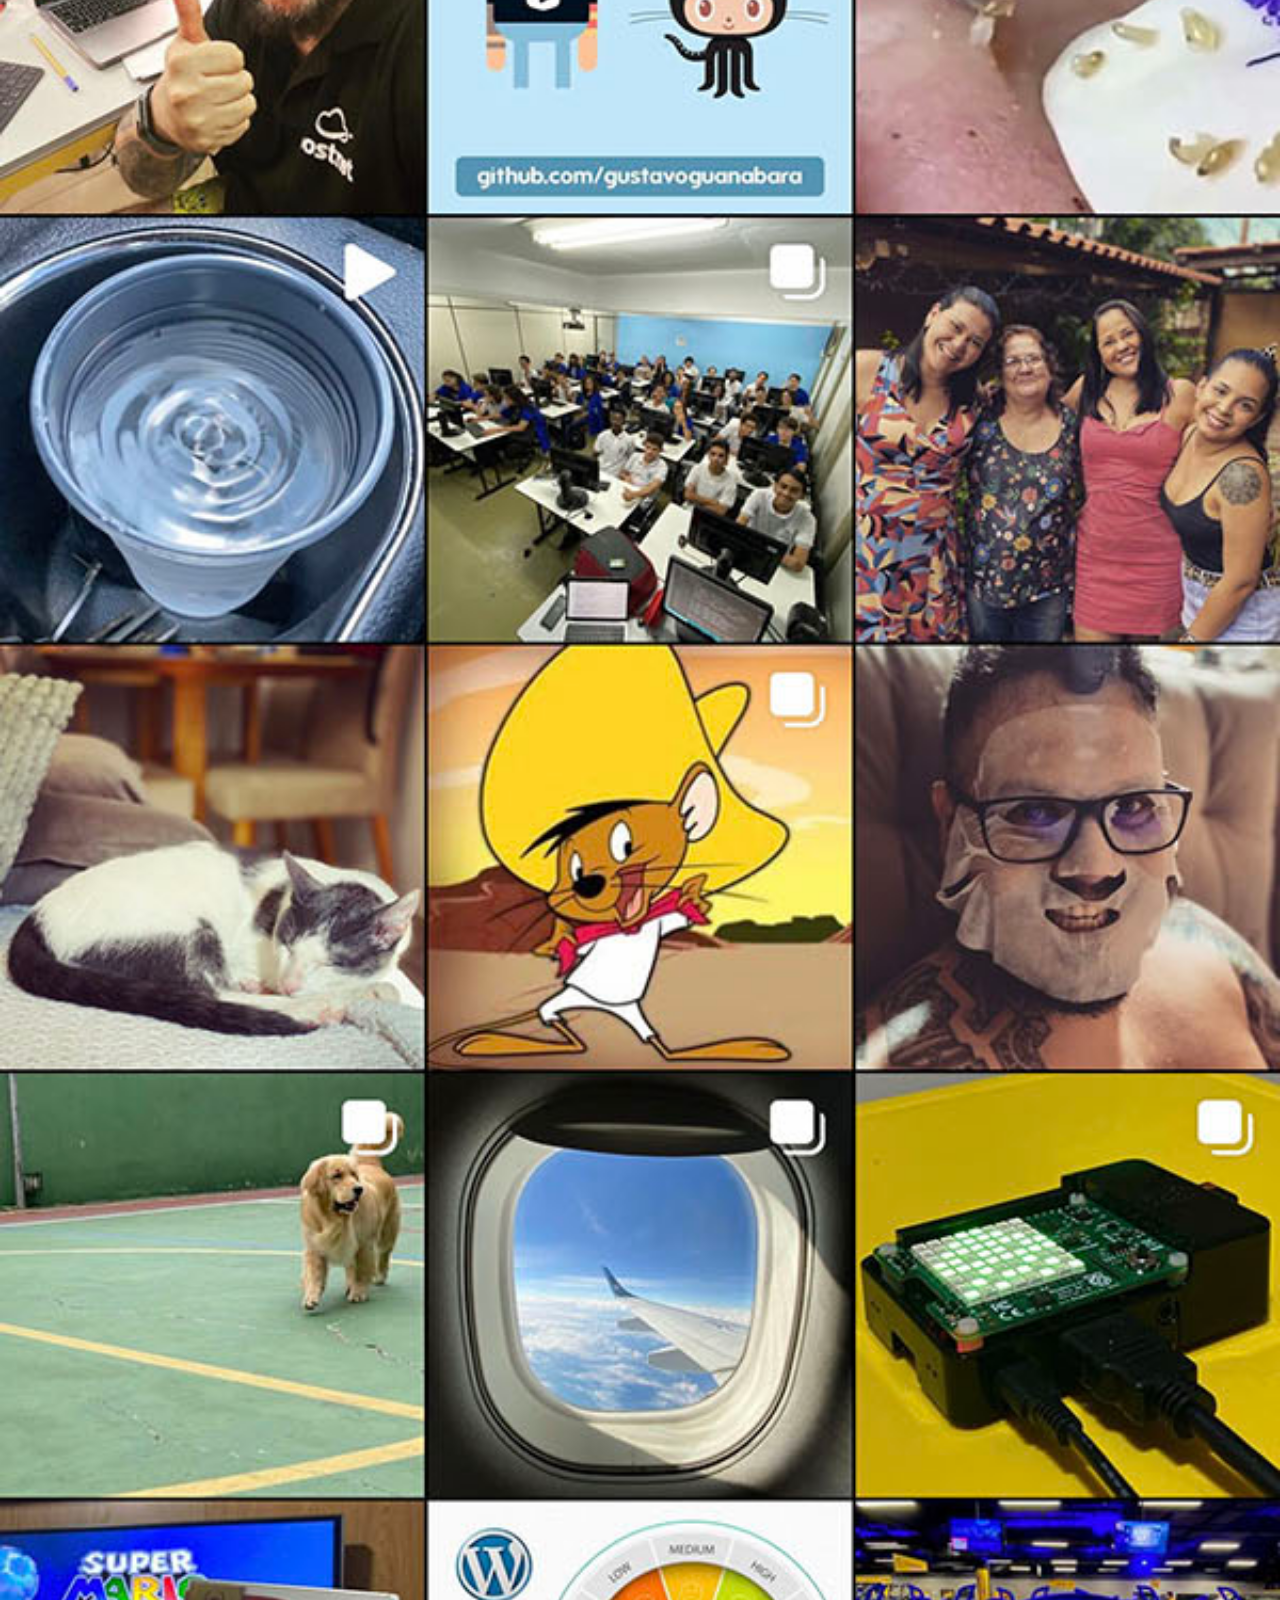
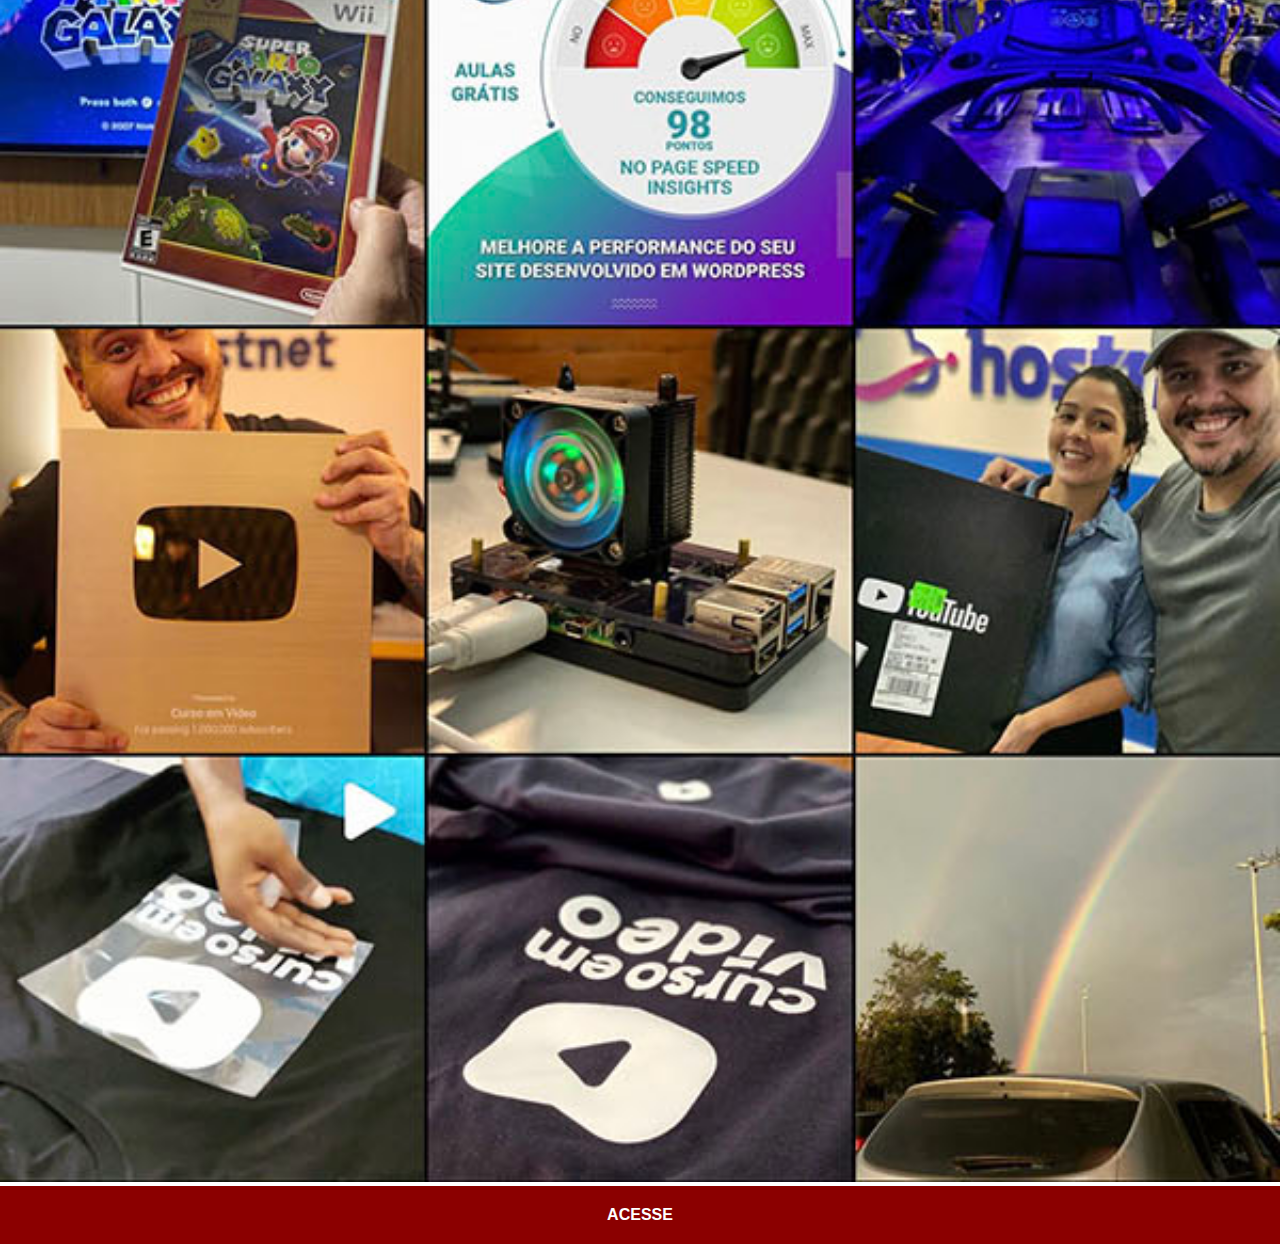
<file: instagram.html>
<!DOCTYPE html>
<html lang="pt-br">
<head>
    <meta charset="UTF-8">
    <meta name="viewport" content="width=device-width, initial-scale=1.0">
    <title>Instagram</title>
    <link rel="stylesheet" href="estilos/social.css">
</head>
<body>
    <img src="imagens/tela-instagram.jpg" alt="Instagram">
    <a href="https://www.instagram.com/gustavoguanabara/" target="_blank">ACESSE</a>
</body>
</html>
</file>
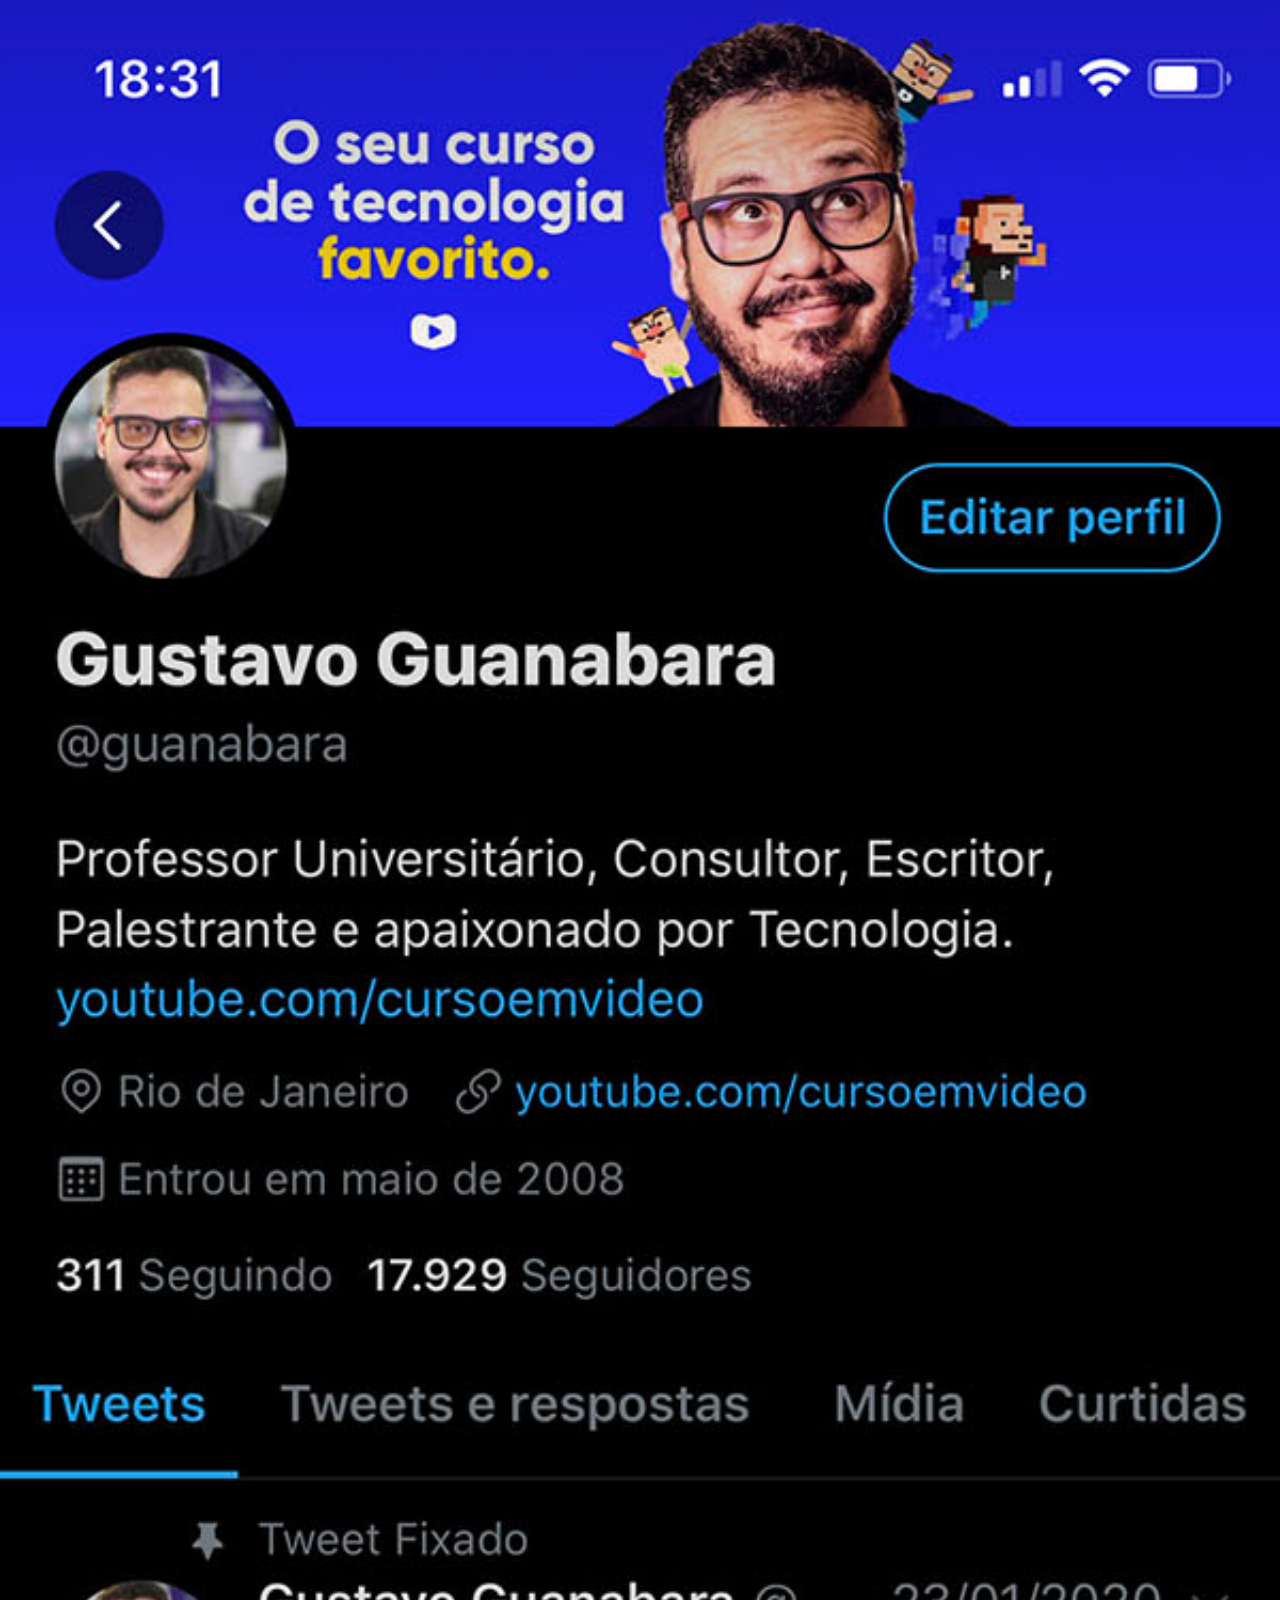
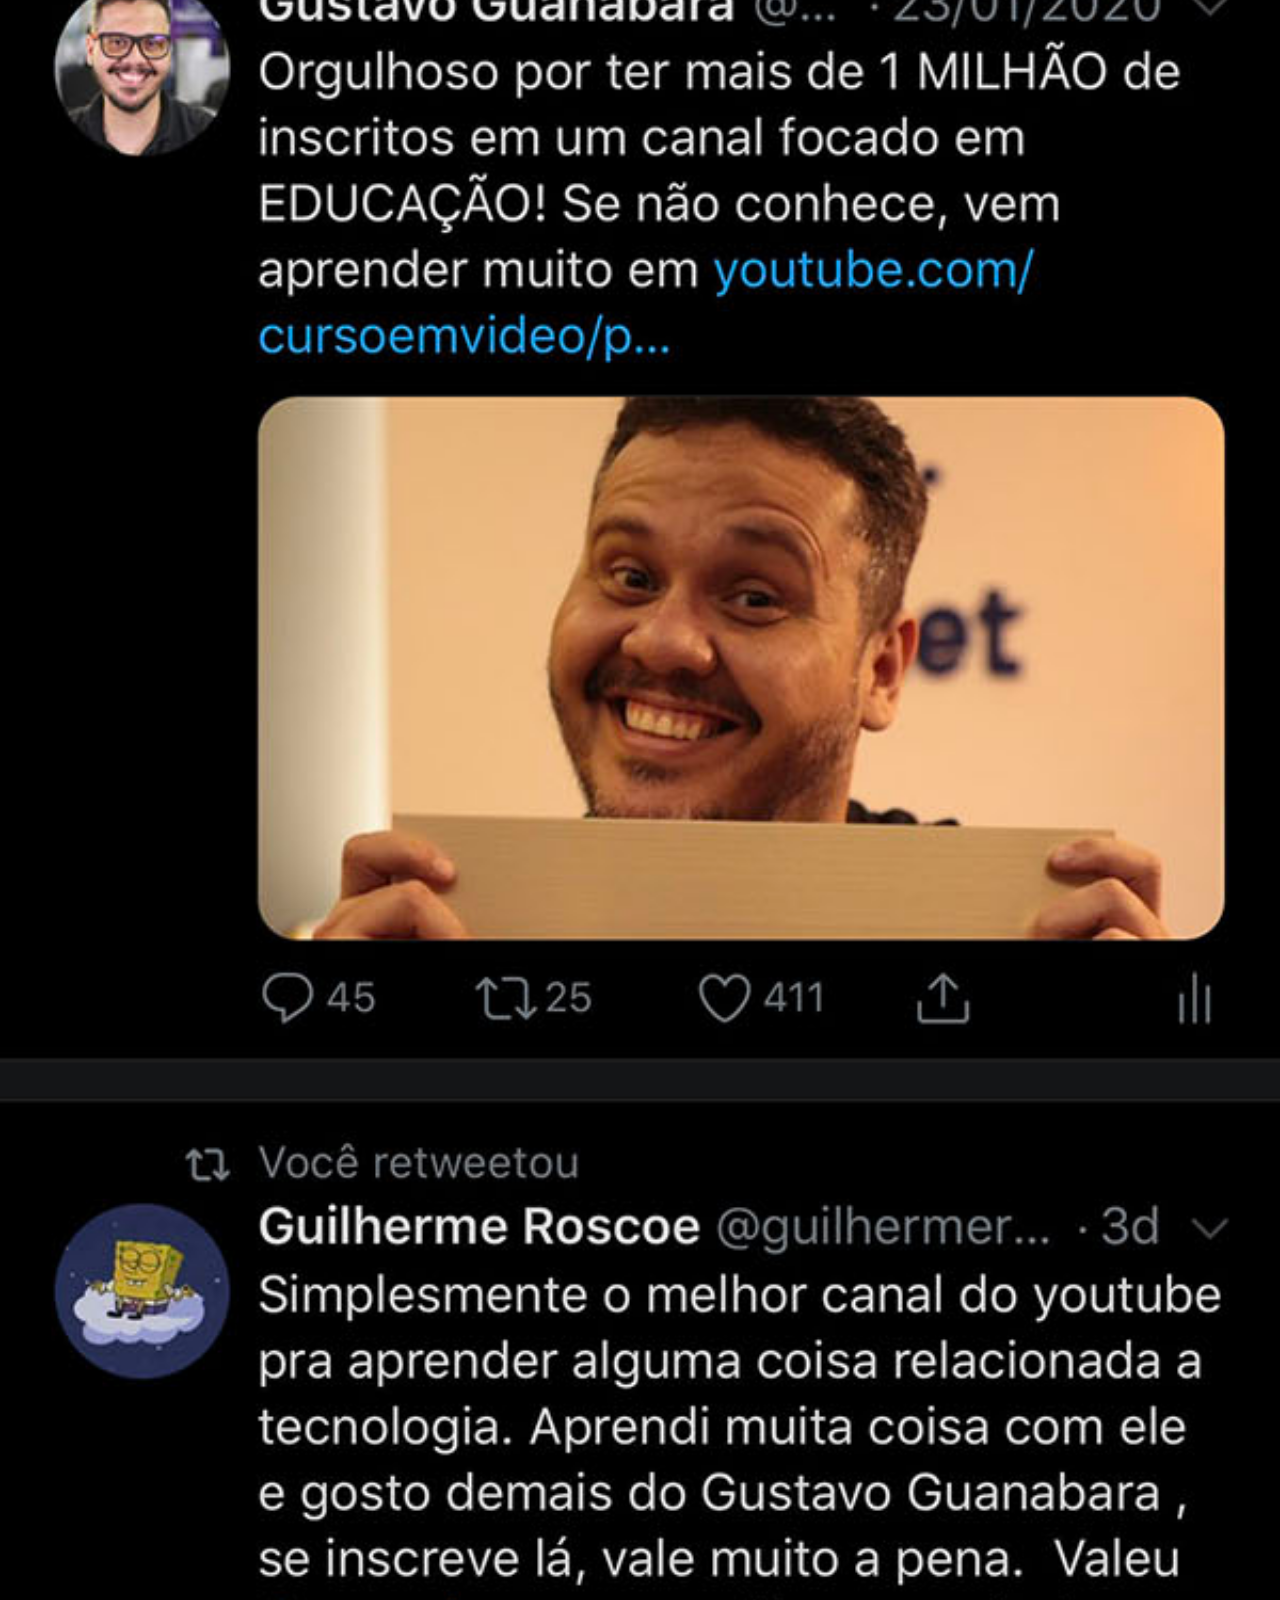
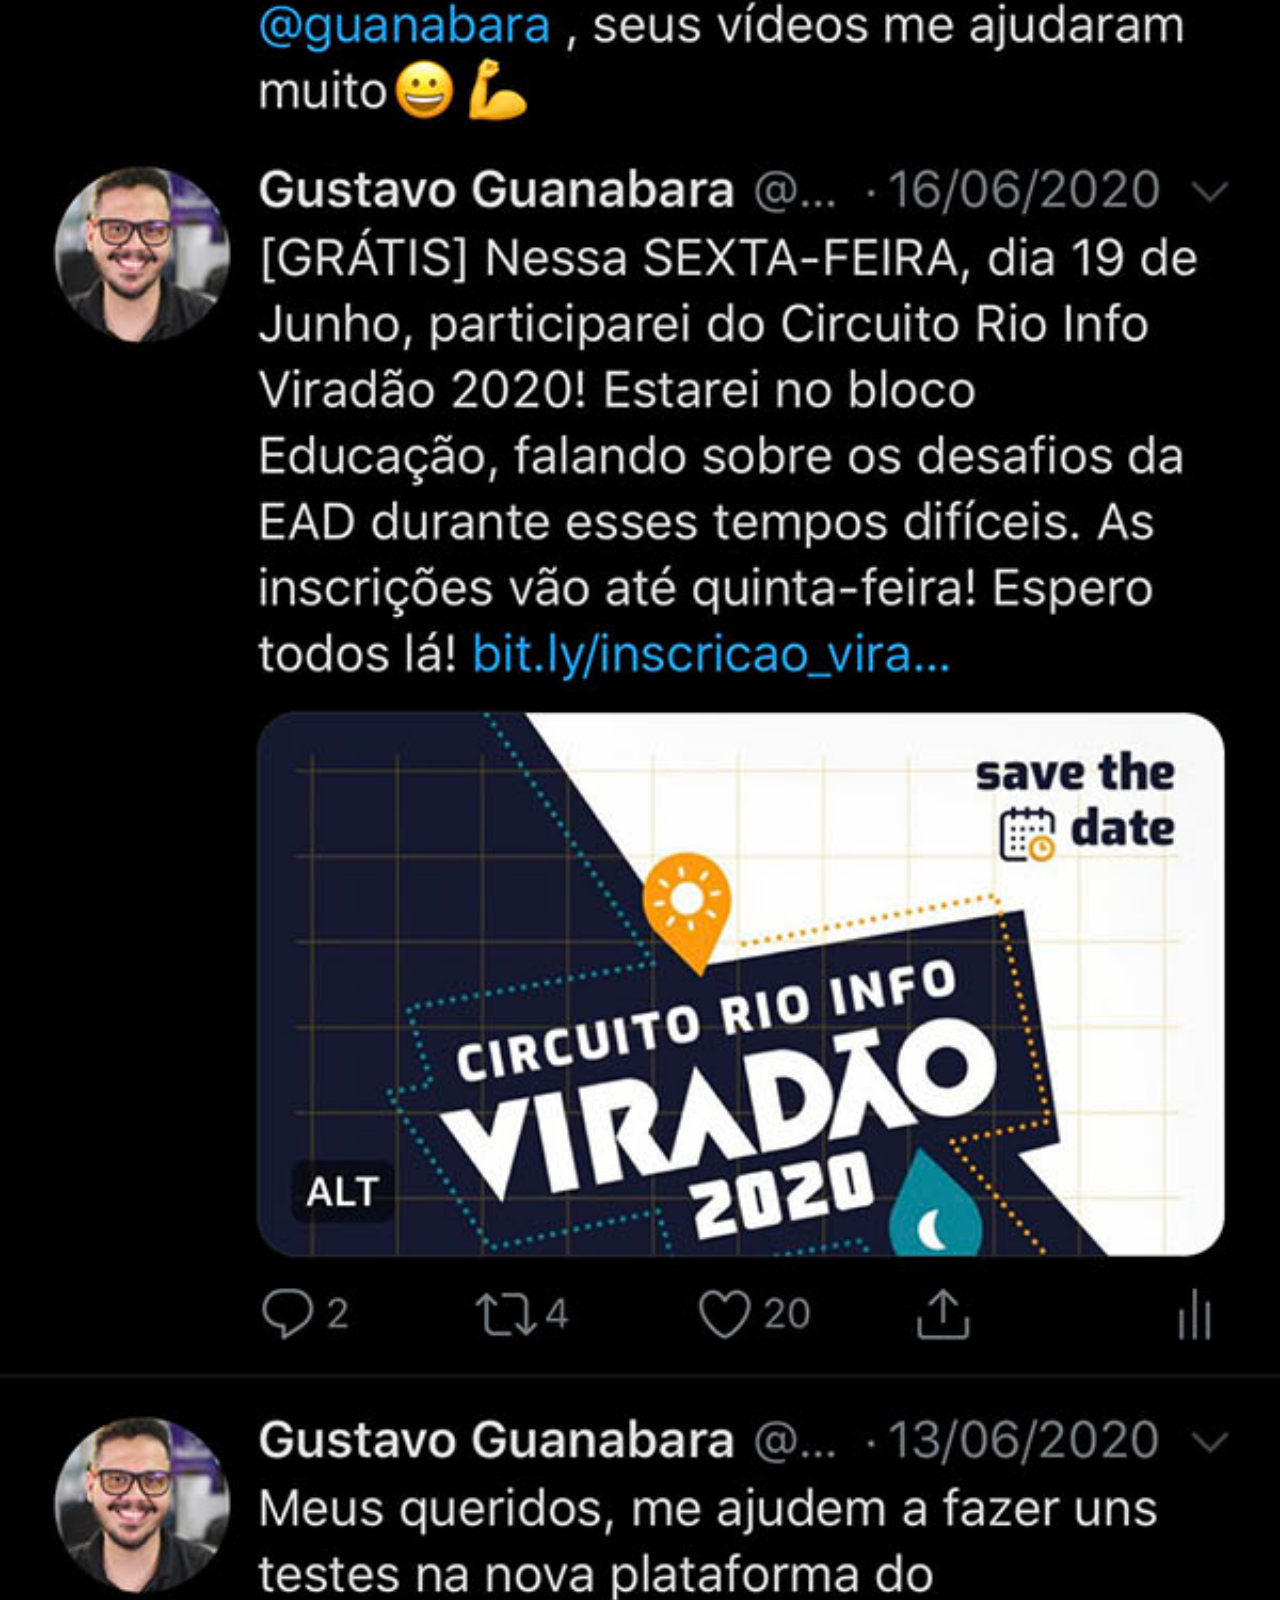
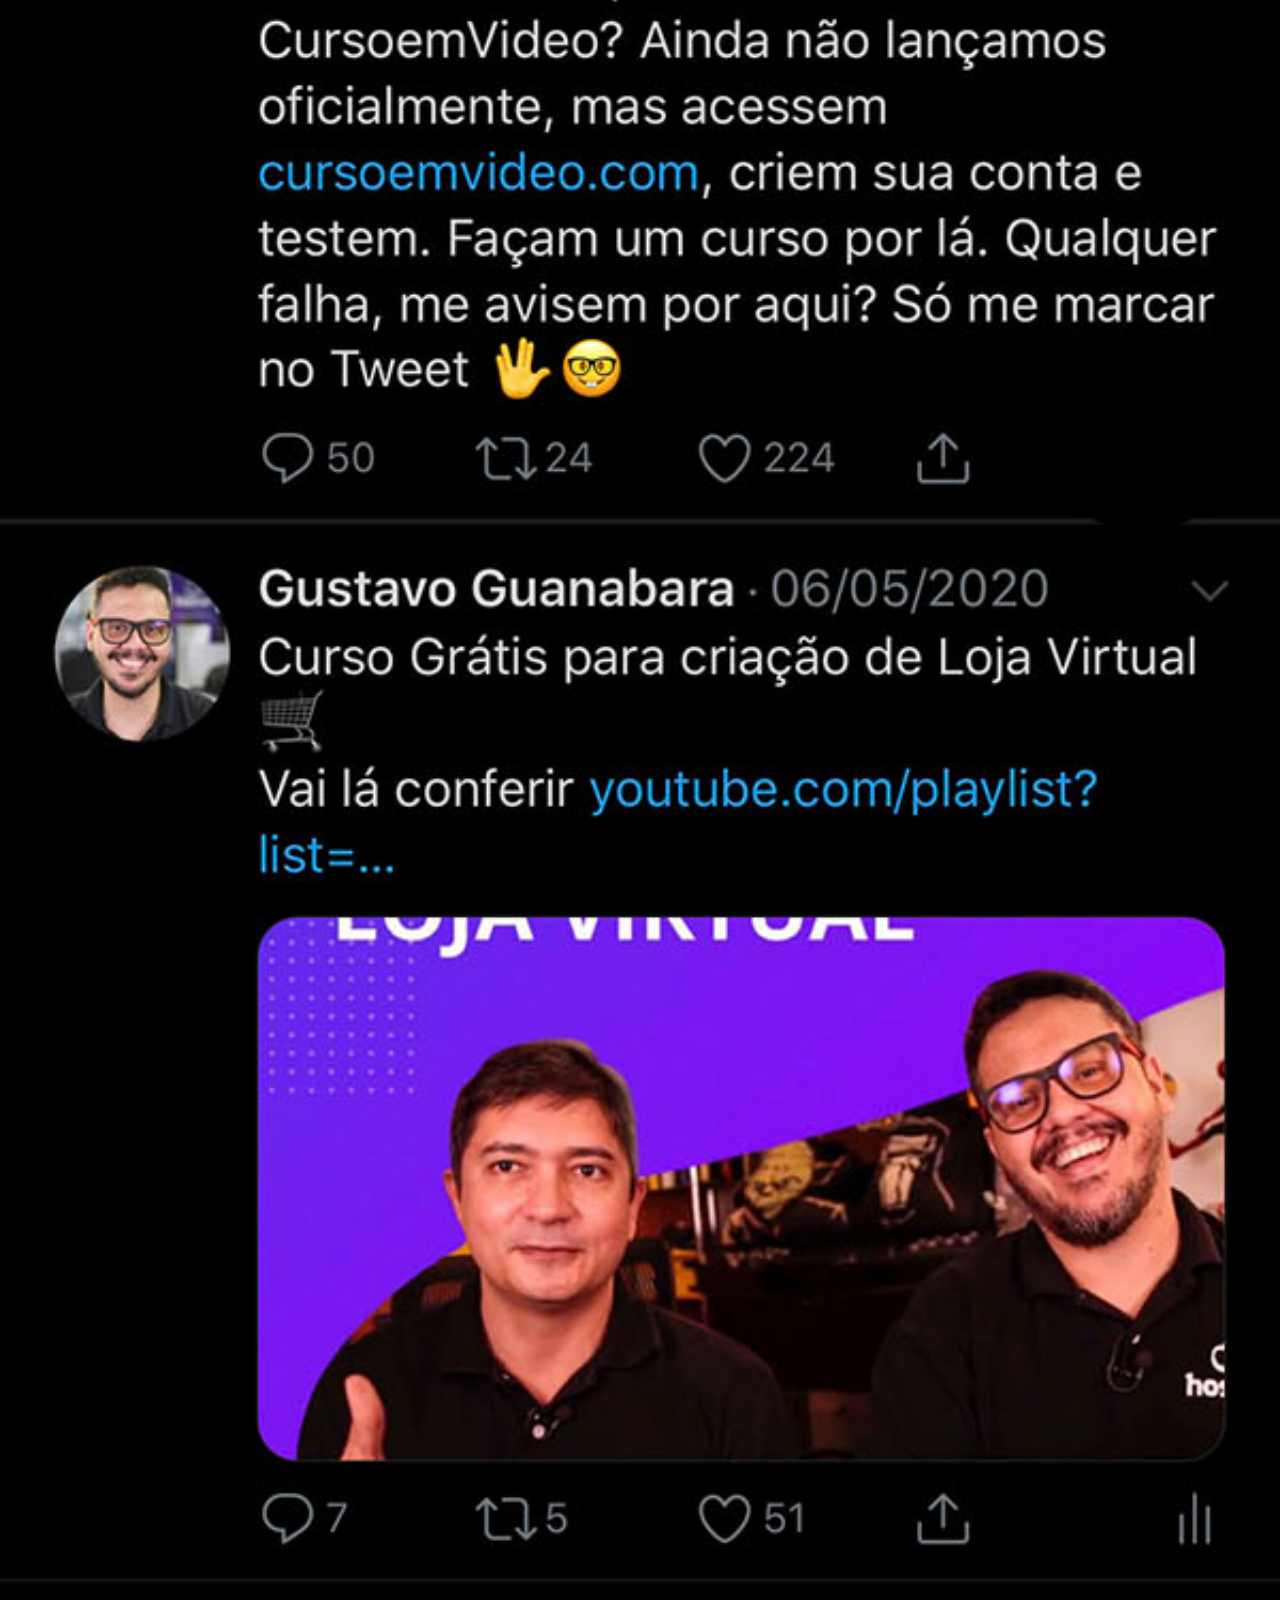
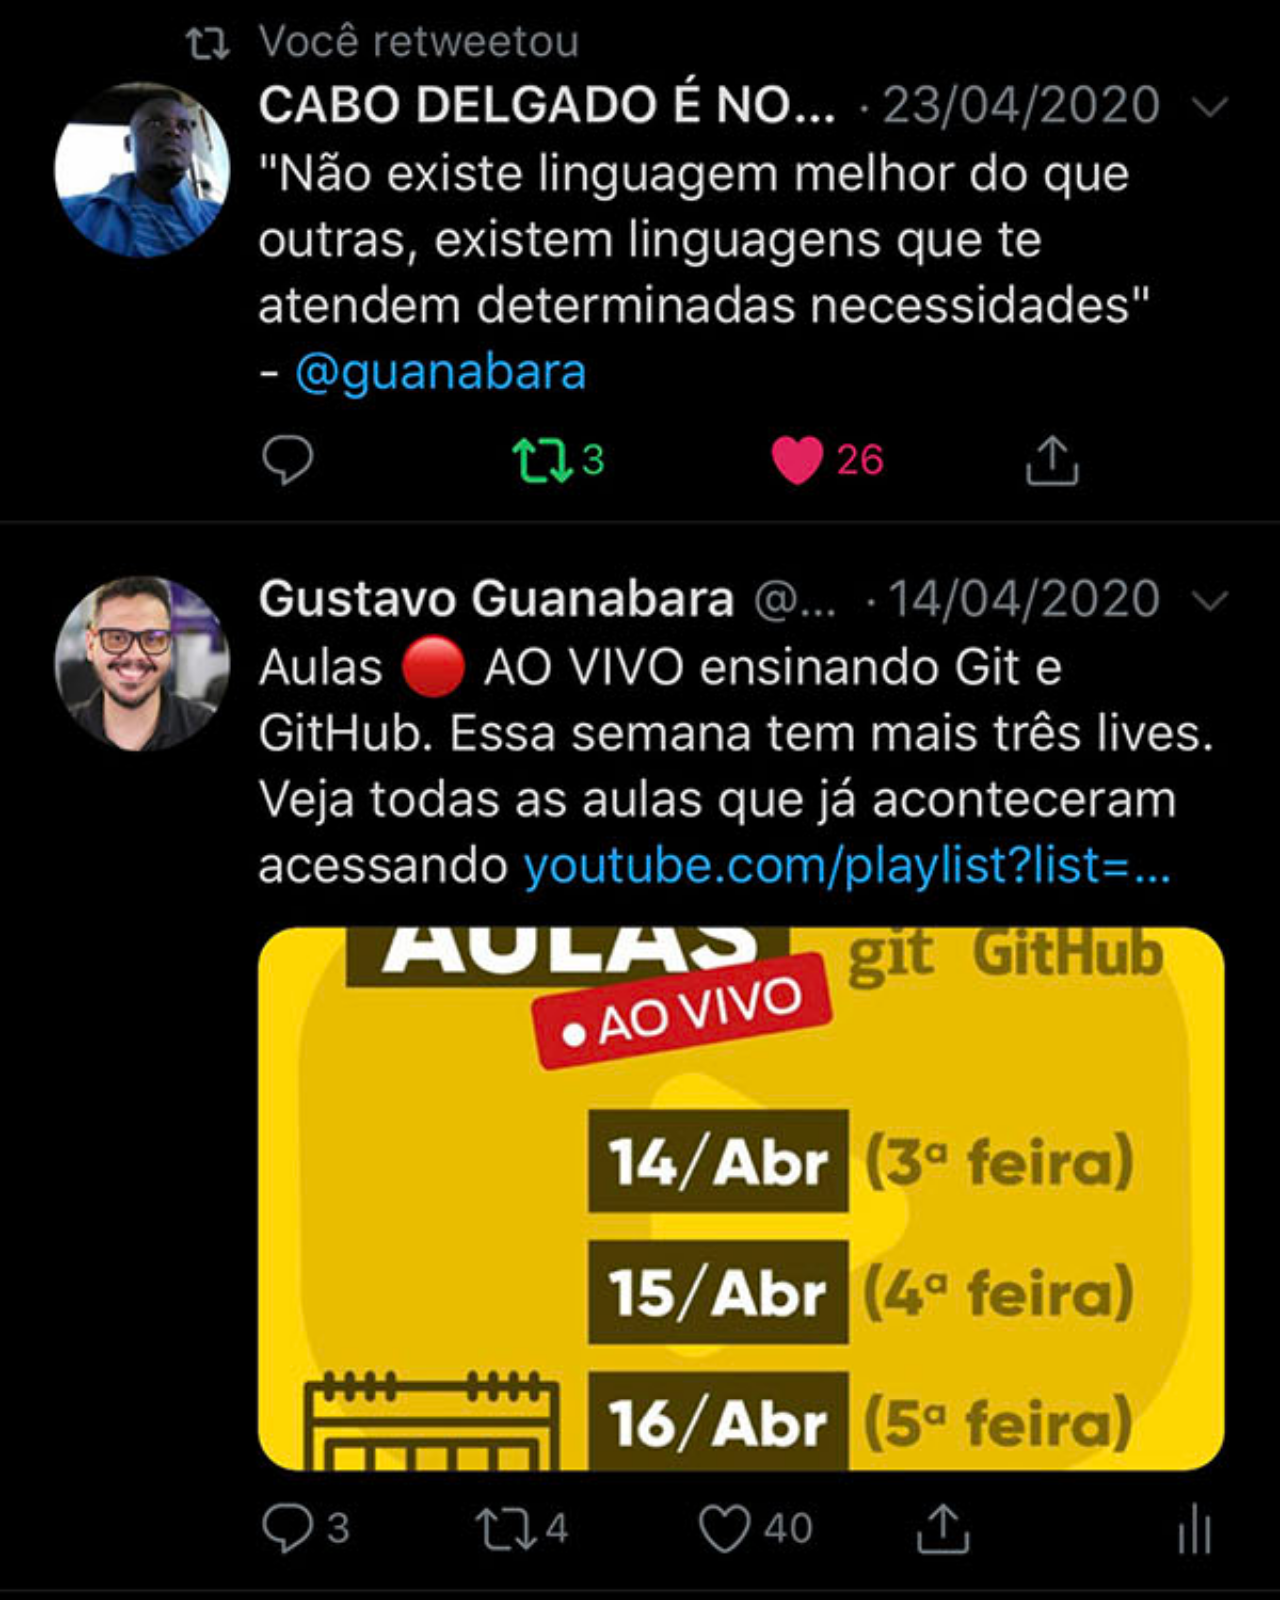
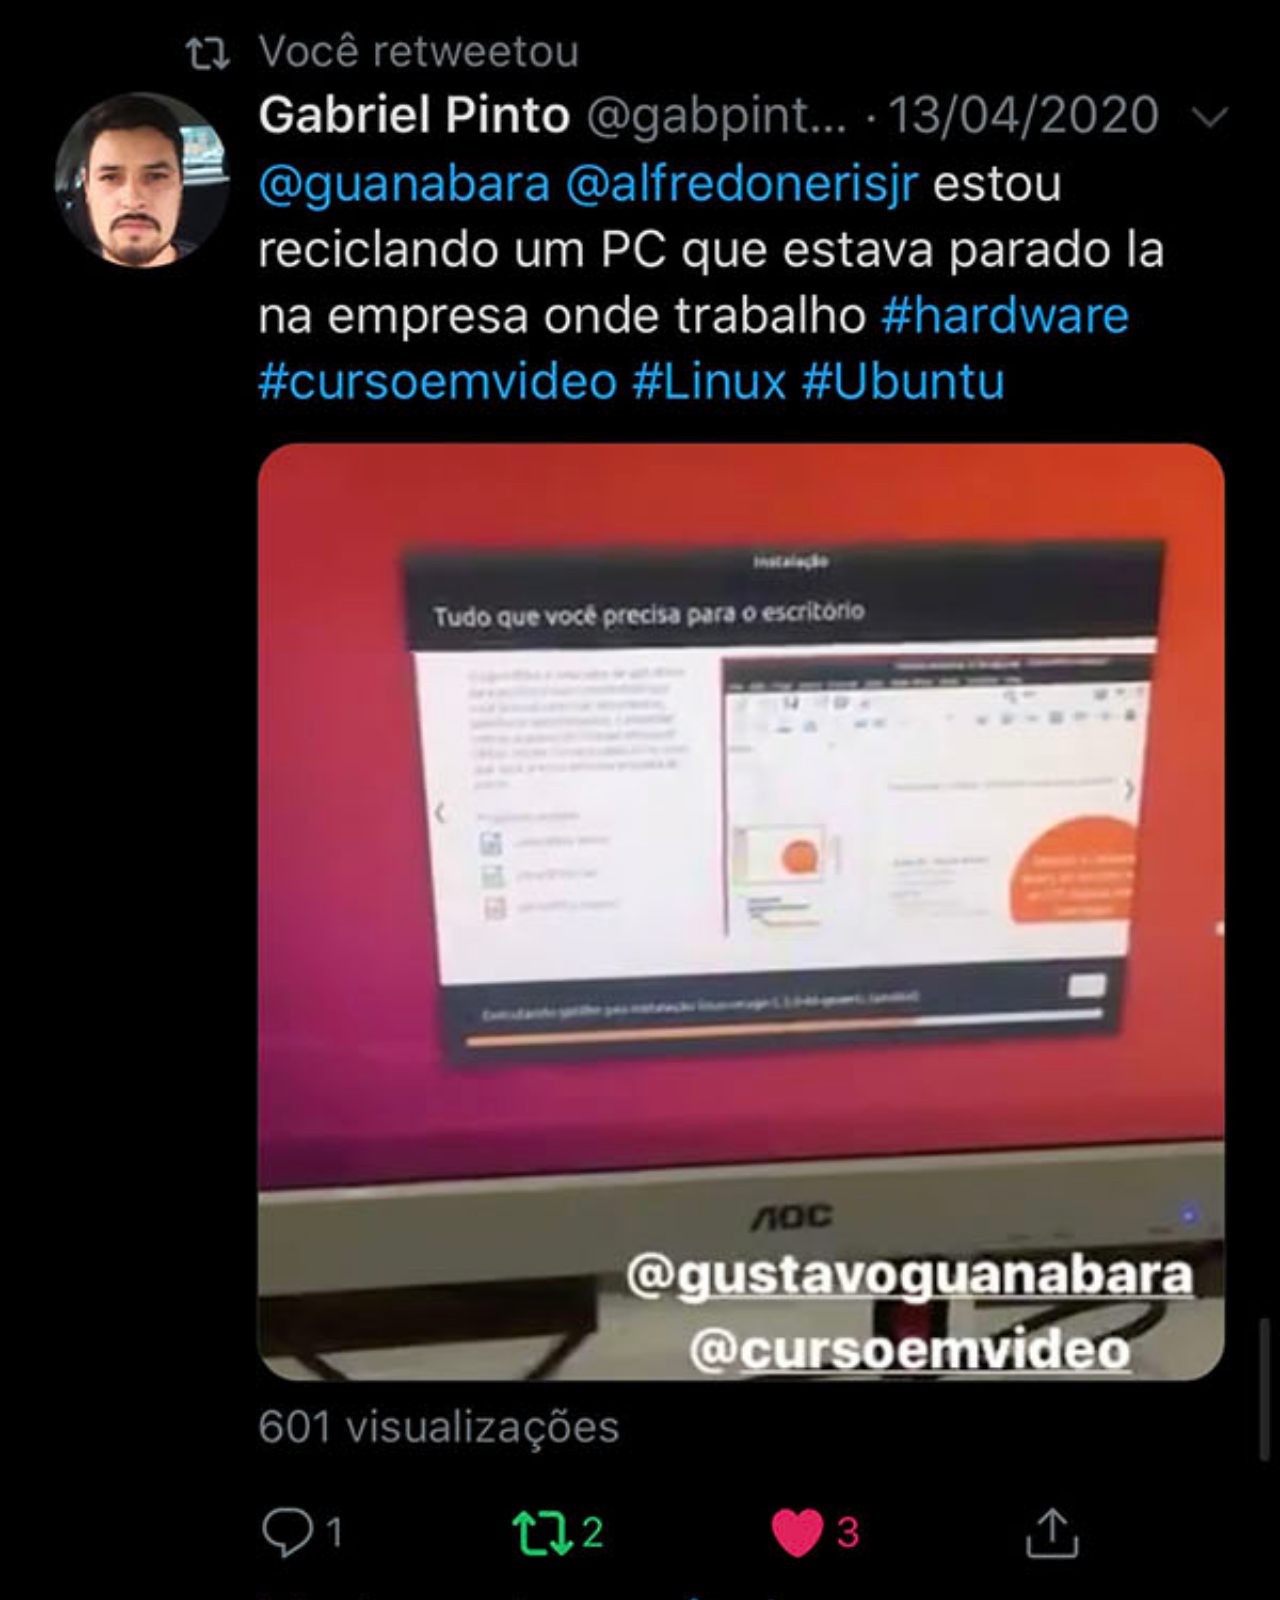
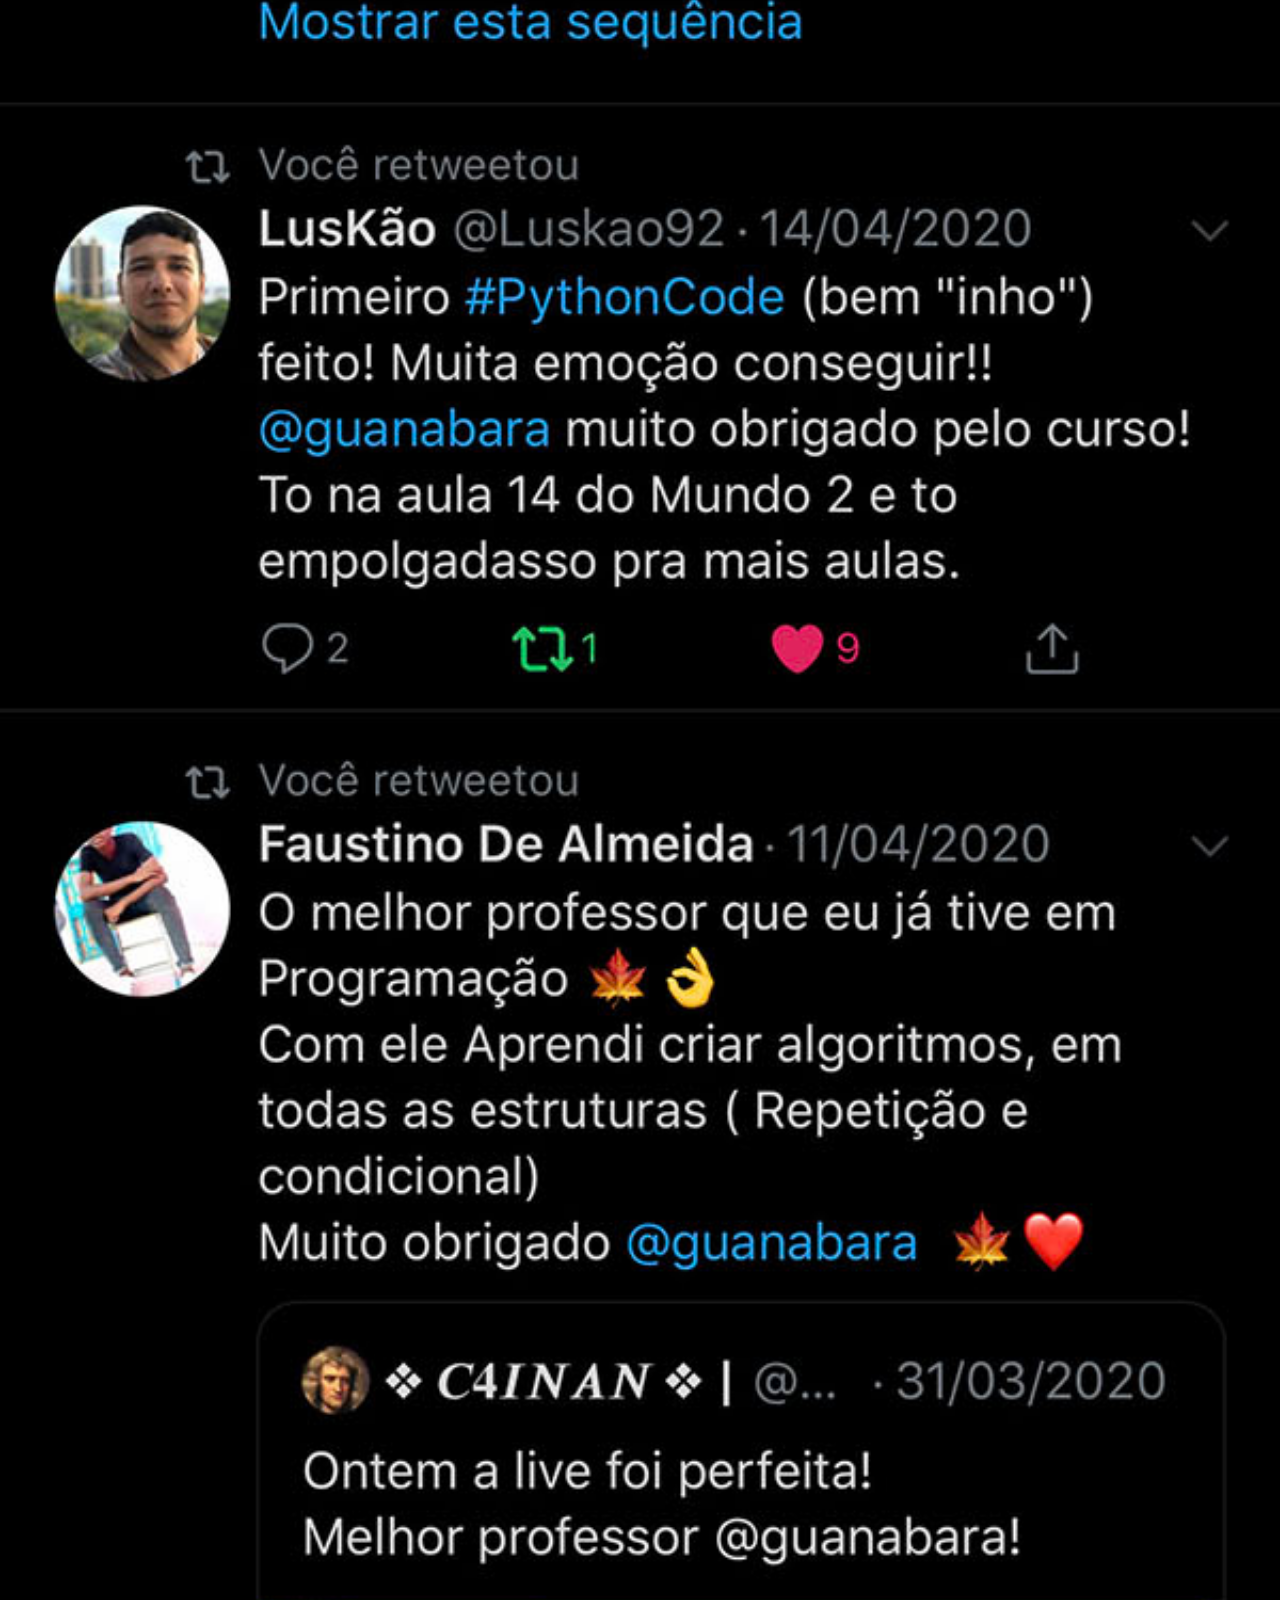
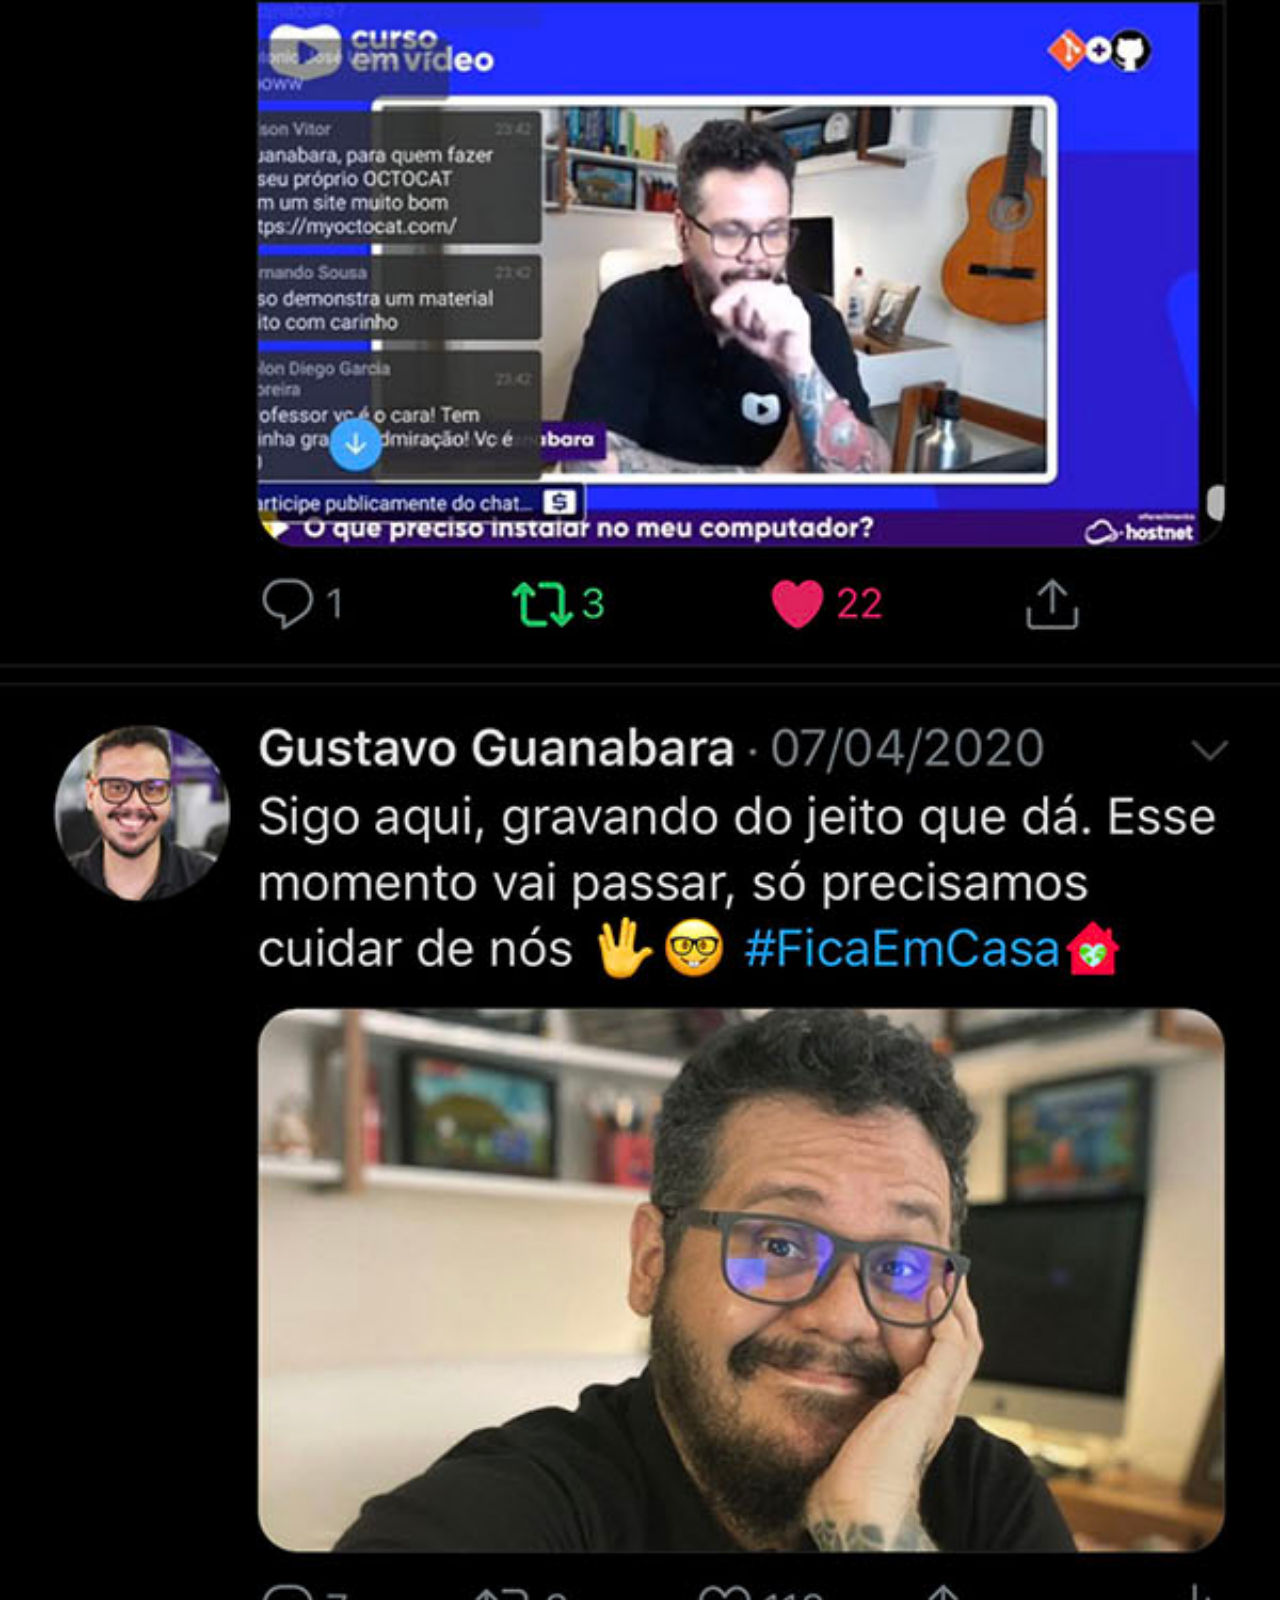
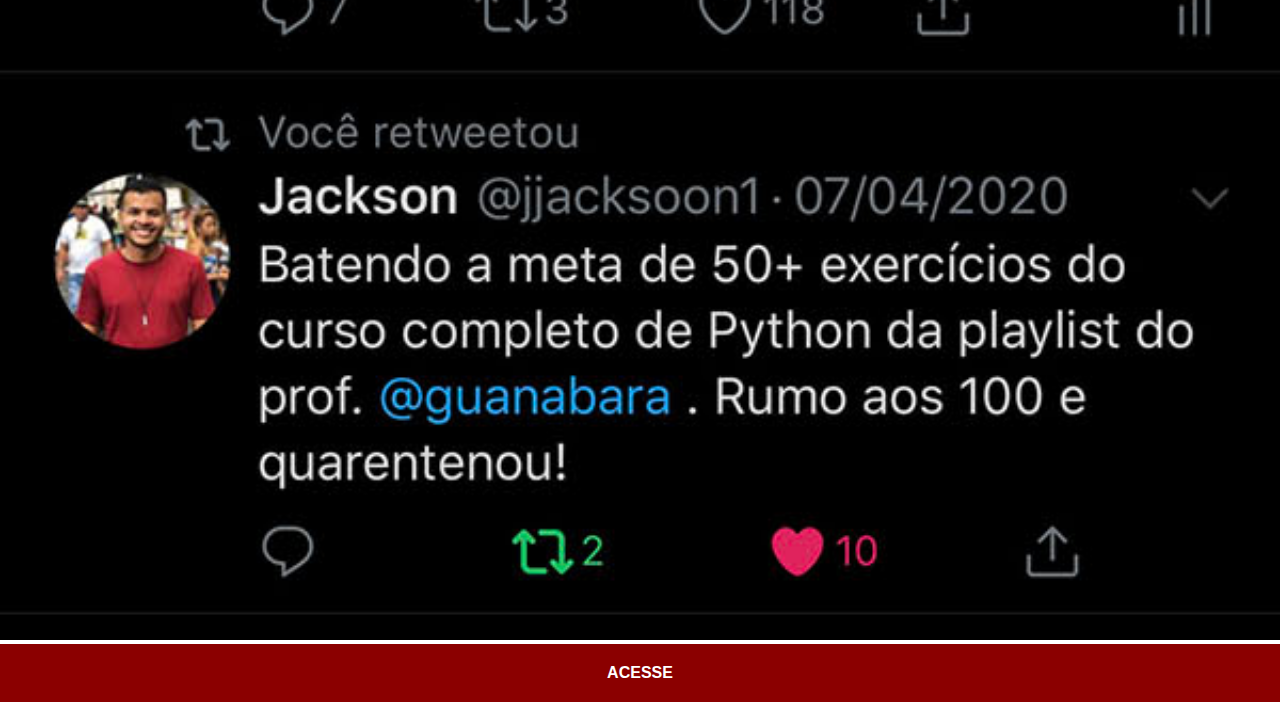
<file: twitter.html>
<!DOCTYPE html>
<html lang="pt-br">
<head>
    <meta charset="UTF-8">
    <meta name="viewport" content="width=device-width, initial-scale=1.0">
    <title>twitter</title>
    <link rel="stylesheet" href="estilos/social.css">
    
</head>
<body>
    <img src="imagens/tela-twitter.jpg" alt="Twitter">
    <a href="https://twitter.com/guanabara" target="_blank">ACESSE</a>
</body>
</html>
</file>
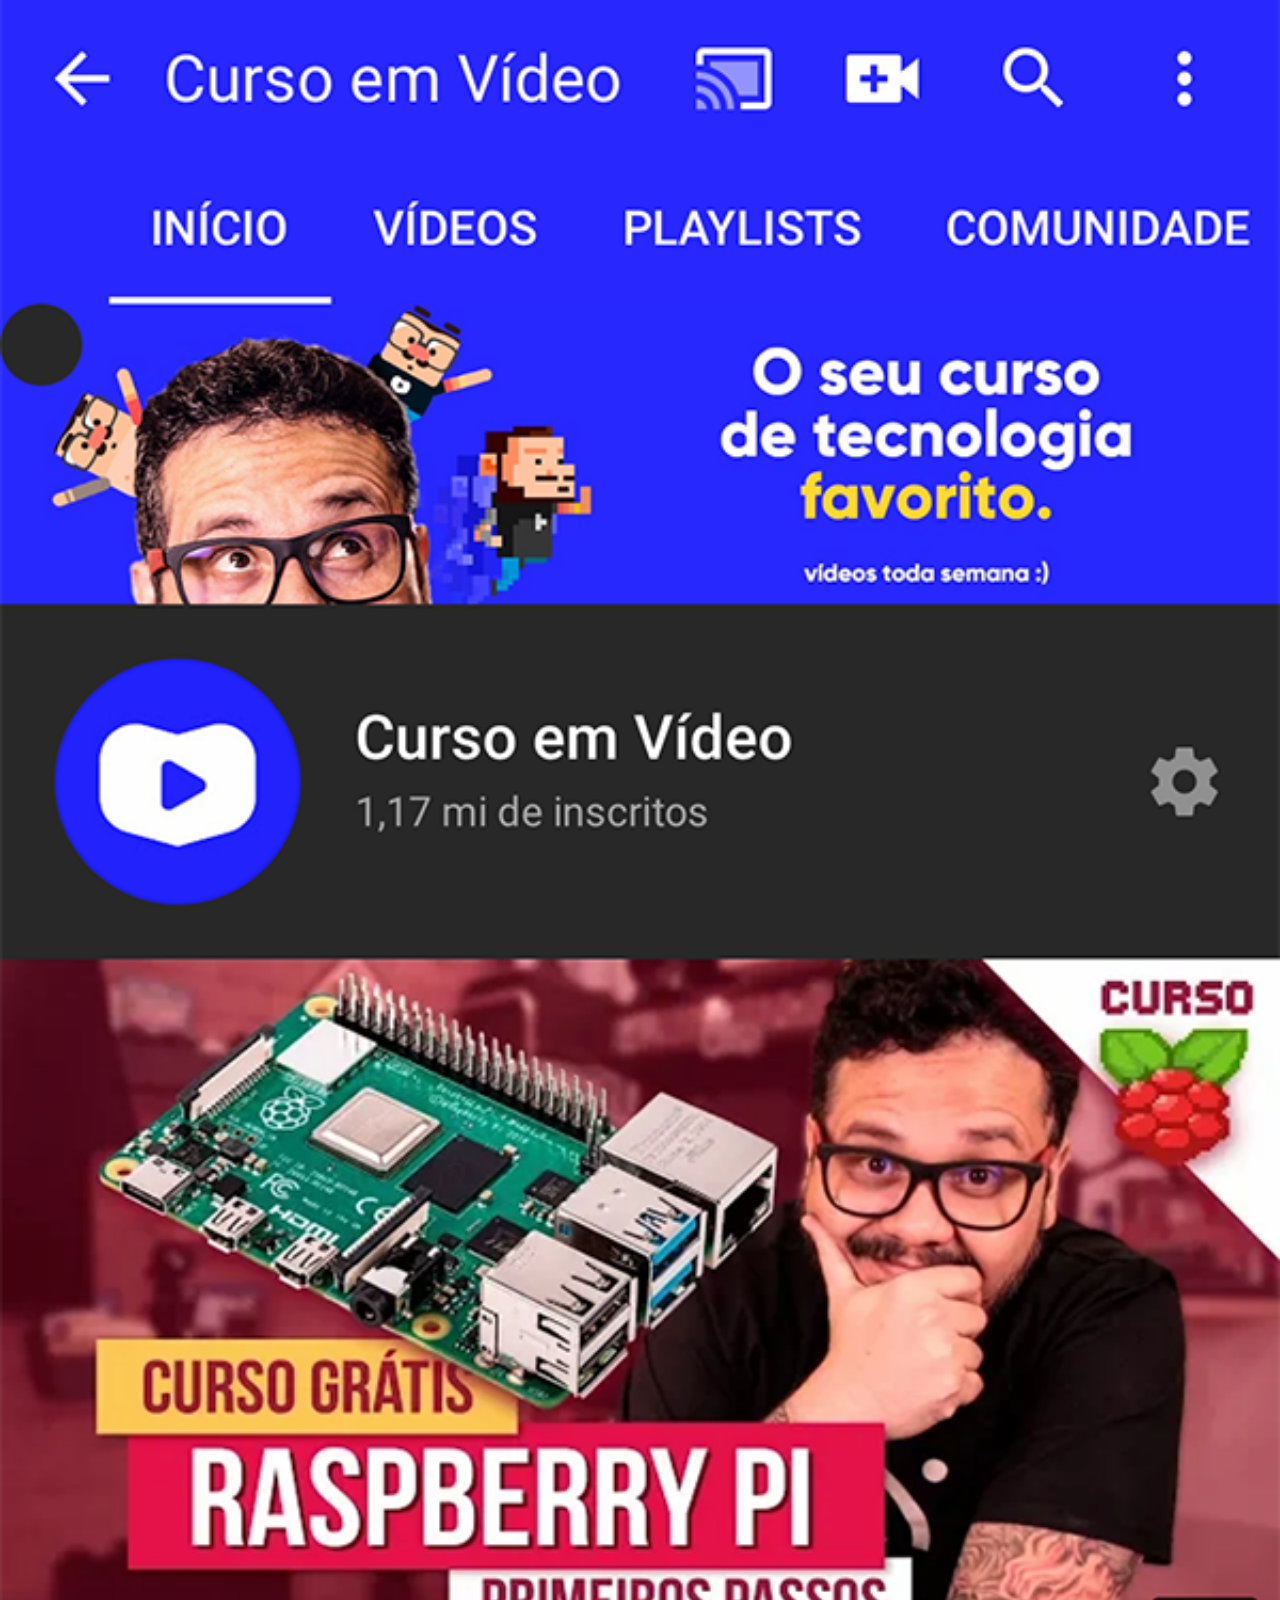
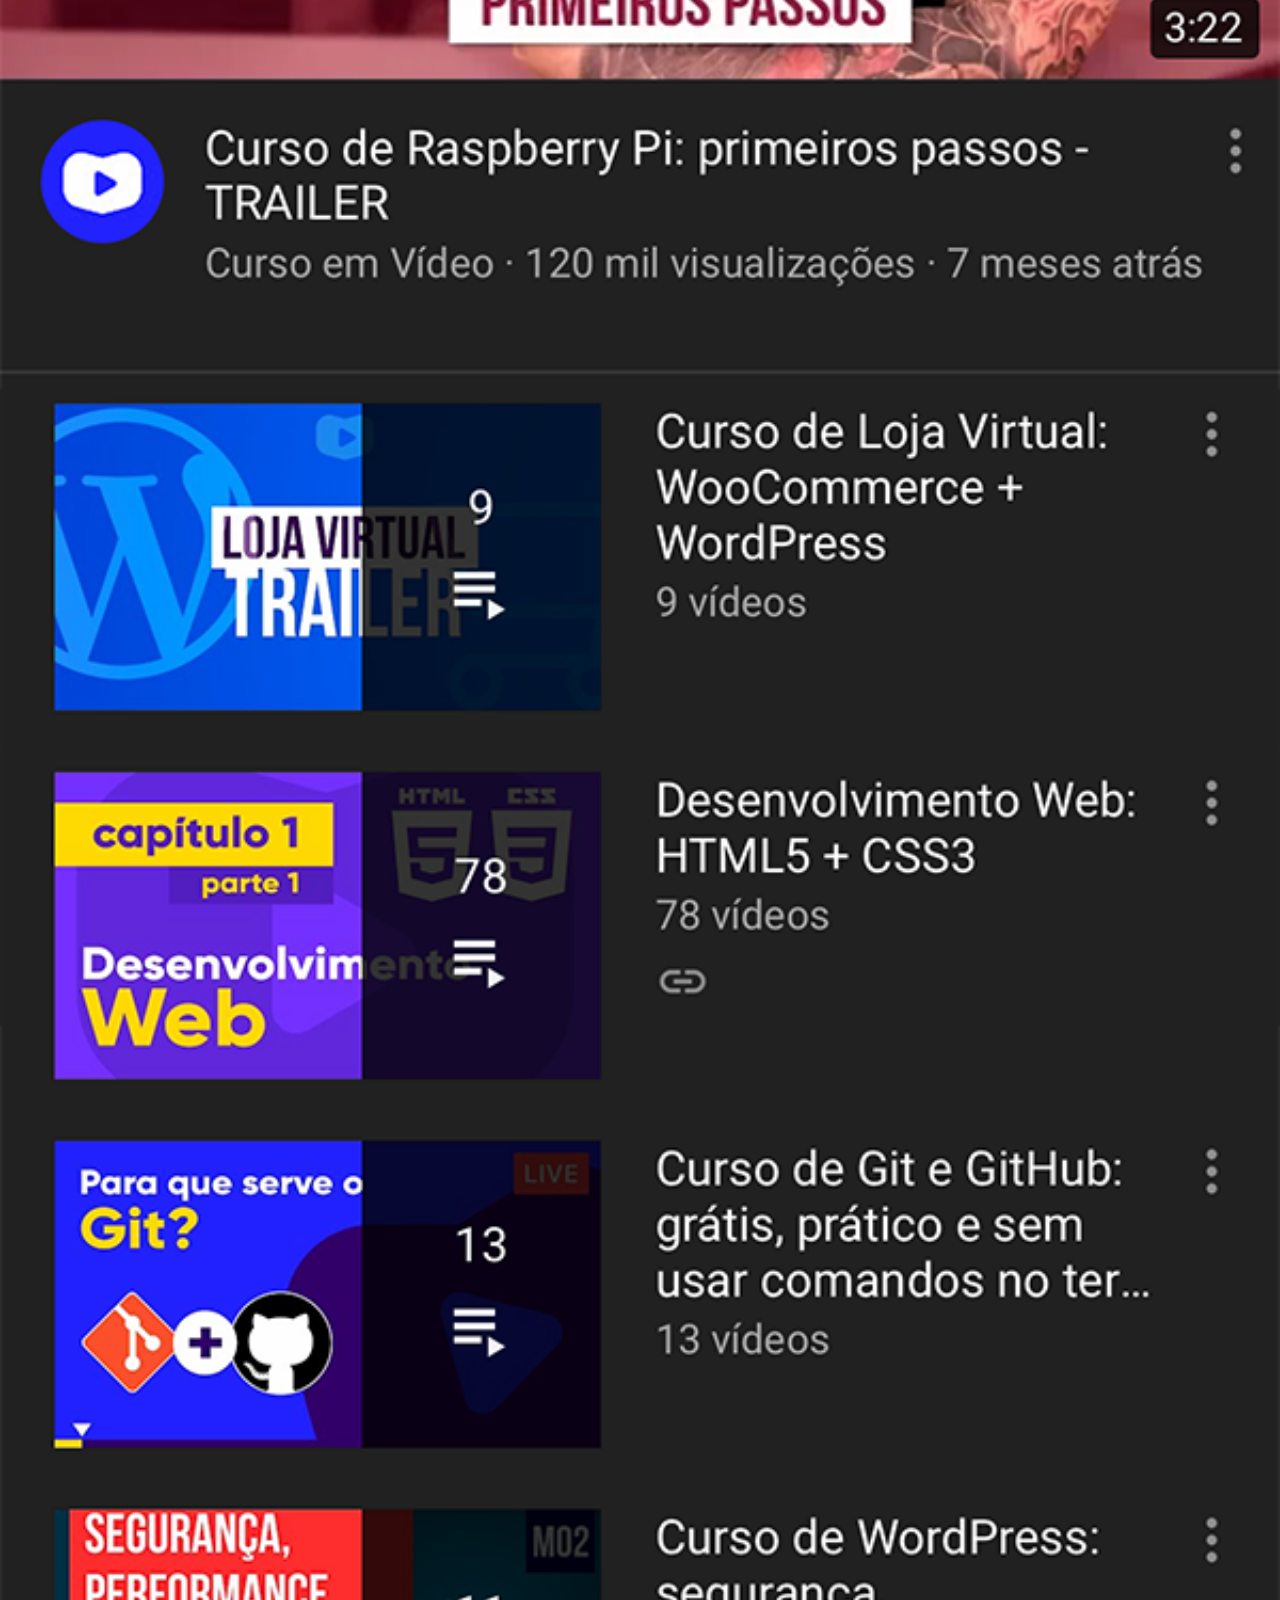
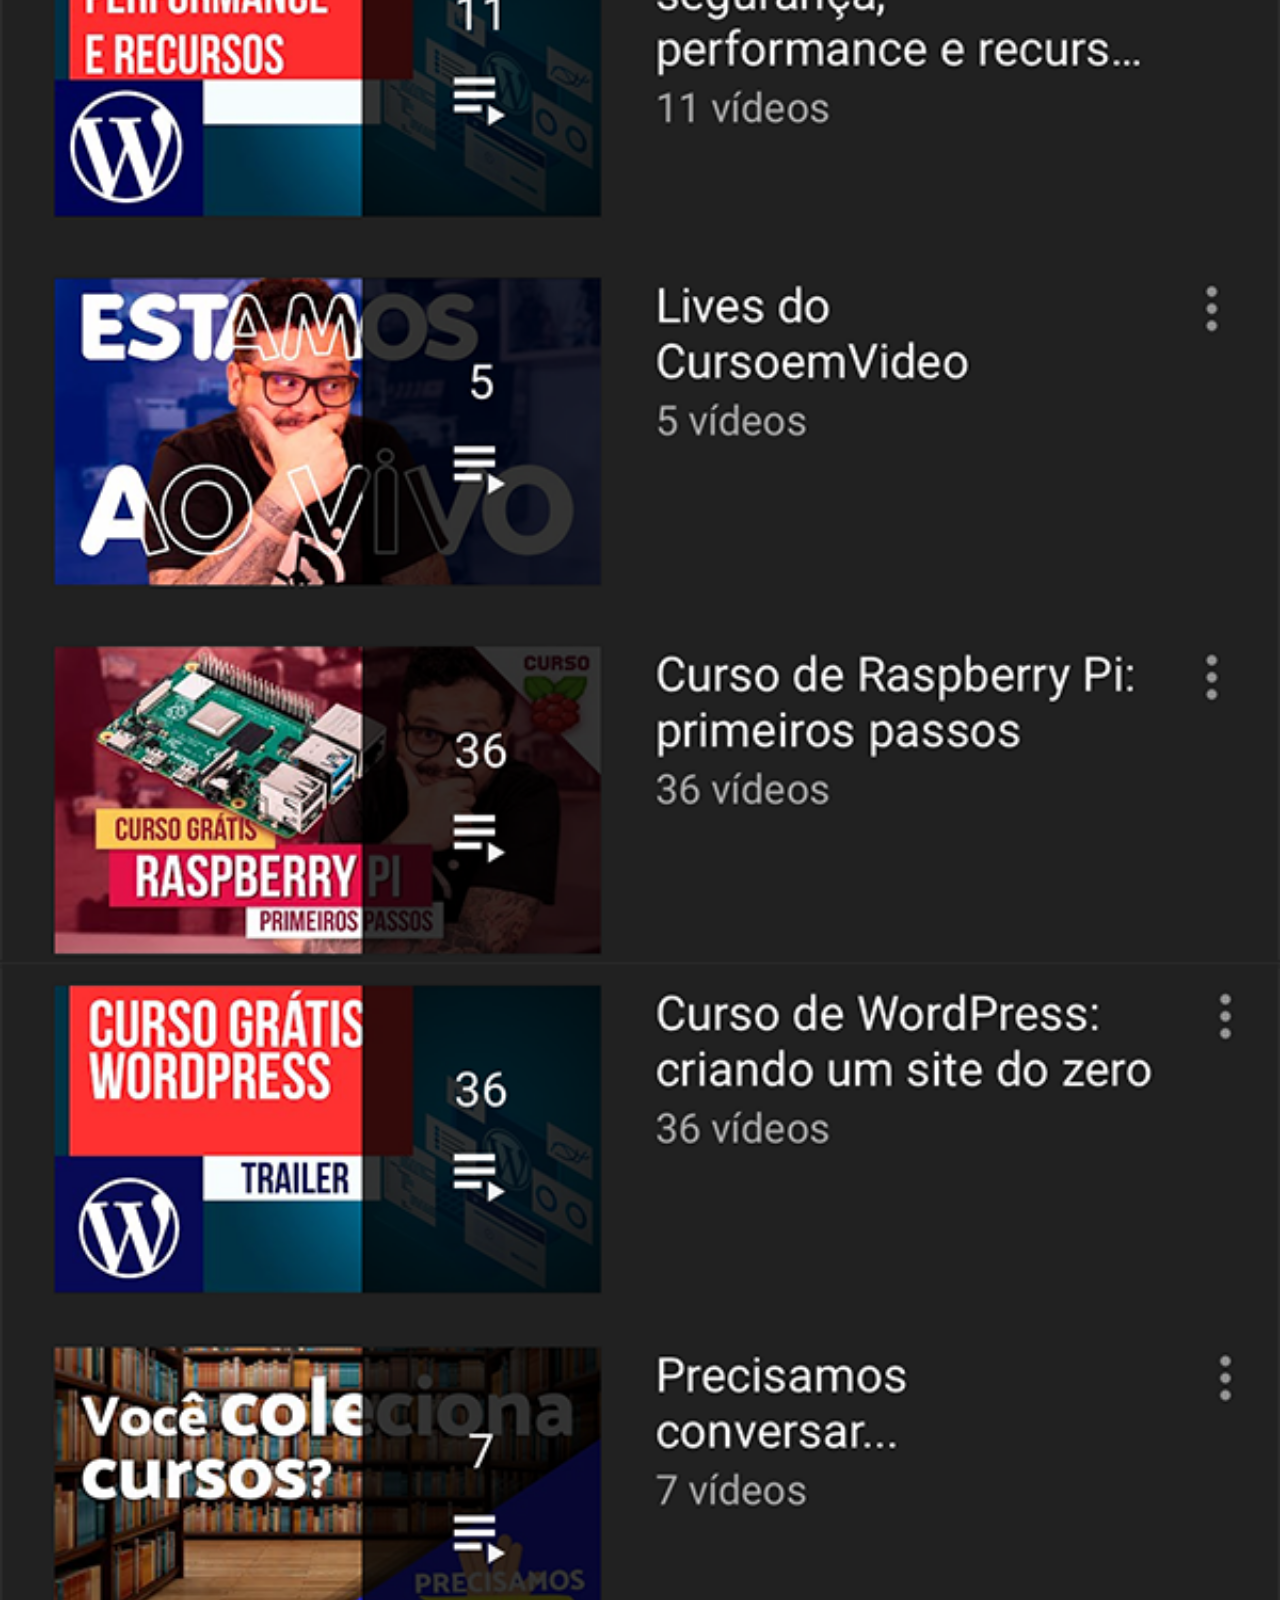
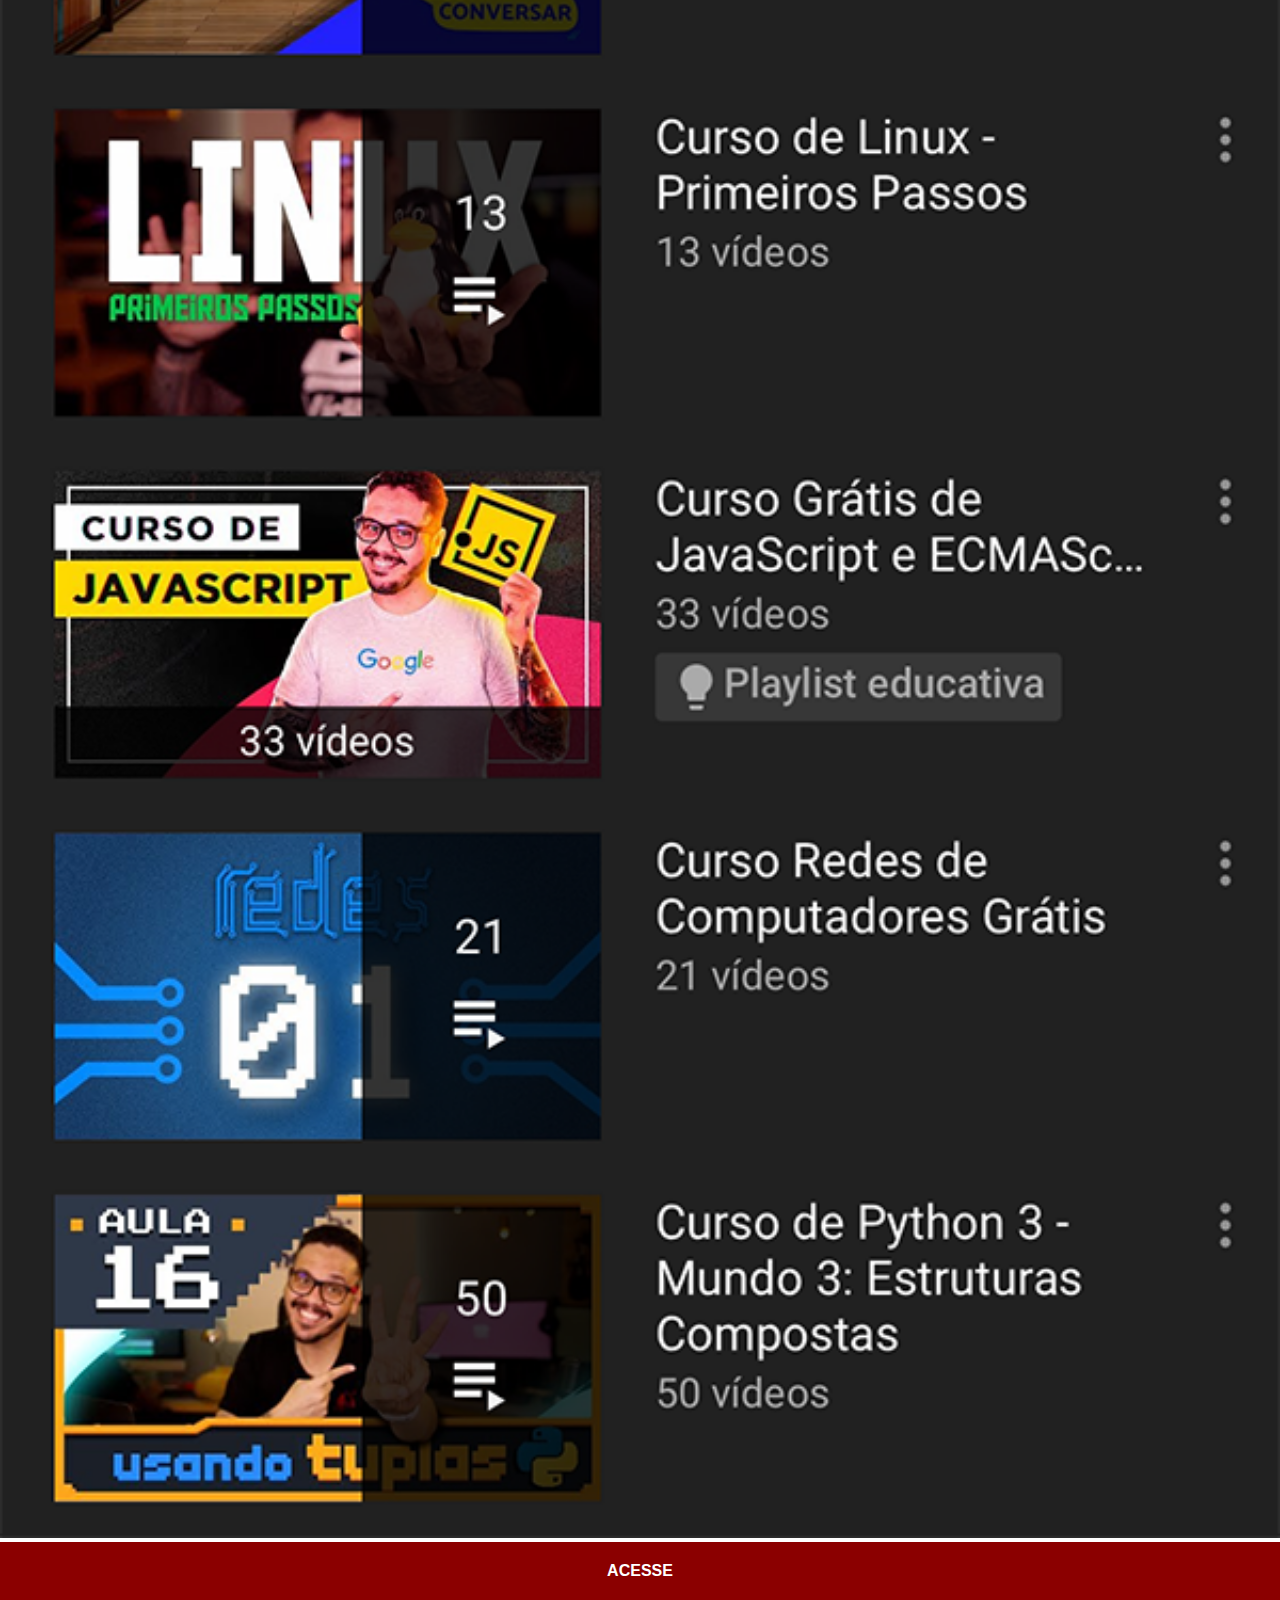
<file: youtube.html>
<!DOCTYPE html>
<html lang="pt-br">
<head>
    <meta charset="UTF-8">
    <meta name="viewport" content="width=device-width, initial-scale=1.0">
    <title>Youtube</title>
    <link rel="stylesheet" href="estilos/social.css">
</head>
<body>
    <img src="imagens/tela-youtube.png" alt="Youtube">
    <a href="https://www.youtube.com/cursoemvideo" target="_blank">ACESSE</a>
</body>
</html>
</file>
<file: estilos/style.css>
@charset "UTF-8";

*{
    margin:0px;
    padding:0px;
    font-family: Arial, Helvetica, sans-serif;
}

html, body {
    height: 100vh;
    width: 100vw;
    background-color: black;
}

body {
    background:url(../imagens/fundo-madeira.jpg) no-repeat top center;
    background-size: cover;
    background-attachment: fixed;
}

main {
    position: relative;
    height: 100vh;
}

section#telefone {
    position: absolute;
    top: 50%;
    left: 50%;
    transform: translate(-50%, -50%);

    height: 627px;
    width: 311px;
    background: url(../imagens/frame-iphone.png) no-repeat;
}

iframe#tela {
    position: relative;
    top: 80px;
    left:22px;
    width: 267px;
    height: 471px;
}

section#redes-sociais {
    text-align: right;
}

section#redes-sociais img {
    width: 50px;
    margin: 10px;
    border-radius: 50%;
    box-shadow: 2px 2px 5px rgba(0, 0, 0, 0.397);
    box-sizing: border-box;
}

section#redes-sociais img:hover {
    border: 2px solid rgba(255, 255, 255, 0.726);
    transform: translate(-3px, -3px);
    box-shadow: 5px 5px 10px rgba(0, 0, 0, 0.63);
    transition: transform 0.5, border 0.8s;
}
</file>
<file: estilos/social.css>
@charset "UTF-8";

* {
    margin: 0px;
    padding: 0px;
    font-family: Arial, Helvetica, sans-serif;
}

::-webkit-scrollbar {
    width: 0px;
    height: 0px;
}

img {
    width: 100vw;
}

a {
    display: block;
    background-color: darkred;
    padding: 20px;
    text-align: center;
    font-weight: bolder;
    text-decoration: none;
    color: white;
}

a:hover {
    background: red;
}
</file>
